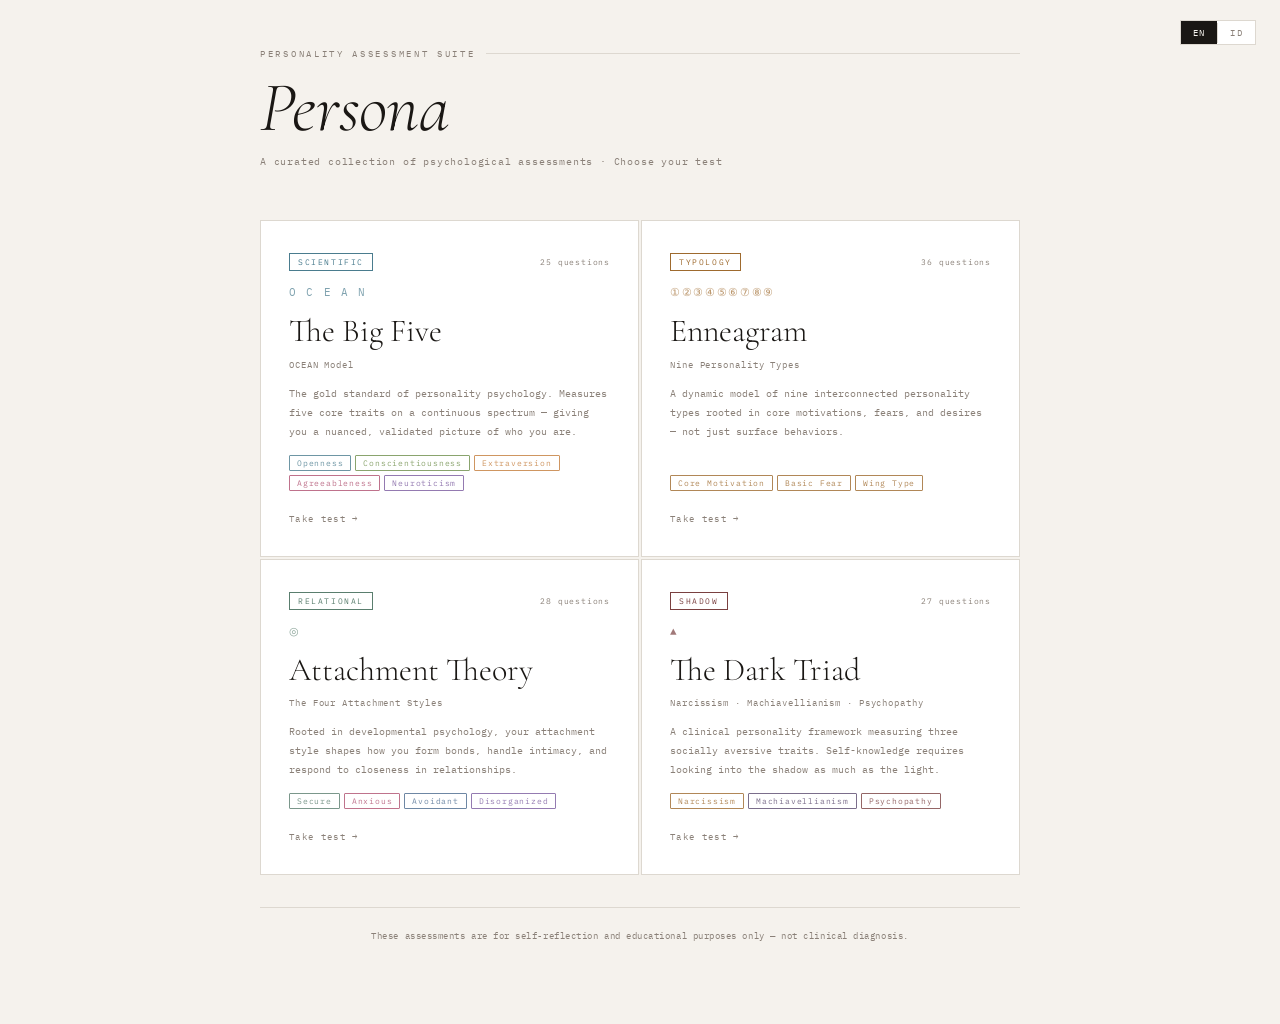
<file: index.html>
<!DOCTYPE html>
<html lang="en">

<head>
  <meta charset="UTF-8">
  <meta name="viewport" content="width=device-width, initial-scale=1.0">
  <title>PersonA - Personality Assessments</title>
  <meta name="description"
    content="A curated collection of scientifically personality assessments. Explore who you are through the Big Five, Enneagram, Attachment Theory, and the Dark Triad.">
  <link
    href="https://fonts.googleapis.com/css2?family=Cormorant+Garamond:ital,wght@0,300;0,400;0,600;1,300;1,400&family=IBM+Plex+Mono:wght@300;400;500&display=swap"
    rel="stylesheet">
  <link rel="stylesheet" href="index.css">
  <link rel="stylesheet" href="lang-switcher.css">
</head>

<body>
  <nav class="lang-switcher">
    <a href="index.html" class="lang-btn active">EN</a>
    <div class="lang-divider"></div>
    <a href="id/index.html" class="lang-btn">ID</a>
  </nav>
  <div class="container">

    <header>
      <div class="eyebrow">Personality Assessment Suite</div>
      <h1><span>Persona</span></h1>
      <p class="subtitle">A curated collection of psychological assessments · Choose your test</p>
    </header>

    <div class="tests-grid">

      <a href="ocean/index.html" class="test-card" id="card-bigfive">
        <div class="test-card-top">
          <div class="test-tag" style="color:var(--accent-1)">Scientific</div>
          <div class="test-questions">25 questions</div>
        </div>
        <div class="test-icon" style="color:var(--accent-1)">O C E A N</div>
        <h2 class="test-title">The Big Five</h2>
        <p class="test-sub">OCEAN Model</p>
        <p class="test-desc">The gold standard of personality psychology. Measures five core traits on a continuous
          spectrum — giving you a nuanced, validated picture of who you are.</p>
        <div class="test-traits">
          <span style="color:var(--c-O)">Openness</span>
          <span style="color:var(--c-C)">Conscientiousness</span>
          <span style="color:var(--c-E)">Extraversion</span>
          <span style="color:var(--c-A)">Agreeableness</span>
          <span style="color:var(--c-N)">Neuroticism</span>
        </div>
        <div class="test-cta">Take test →</div>
      </a>

      <a href="enneagram/index.html" class="test-card" id="card-enneagram">
        <div class="test-card-top">
          <div class="test-tag" style="color:var(--accent-2)">Typology</div>
          <div class="test-questions">36 questions</div>
        </div>
        <div class="test-icon" style="color:var(--accent-2)">①②③④⑤⑥⑦⑧⑨</div>
        <h2 class="test-title">Enneagram</h2>
        <p class="test-sub">Nine Personality Types</p>
        <p class="test-desc">A dynamic model of nine interconnected personality types rooted in core motivations, fears,
          and desires — not just surface behaviors.</p>
        <div class="test-traits">
          <span style="color:var(--accent-2)">Core Motivation</span>
          <span style="color:var(--accent-2)">Basic Fear</span>
          <span style="color:var(--accent-2)">Wing Type</span>
        </div>
        <div class="test-cta">Take test →</div>
      </a>

      <a href="attachment/index.html" class="test-card" id="card-attachment">
        <div class="test-card-top">
          <div class="test-tag" style="color:var(--accent-3)">Relational</div>
          <div class="test-questions">28 questions</div>
        </div>
        <div class="test-icon" style="color:var(--accent-3)">◎</div>
        <h2 class="test-title">Attachment Theory</h2>
        <p class="test-sub">The Four Attachment Styles</p>
        <p class="test-desc">Rooted in developmental psychology, your attachment style shapes how you form bonds, handle
          intimacy, and respond to closeness in relationships.</p>
        <div class="test-traits">
          <span style="color:var(--c-secure)">Secure</span>
          <span style="color:var(--c-anxious)">Anxious</span>
          <span style="color:var(--c-avoidant)">Avoidant</span>
          <span style="color:var(--c-disorganized)">Disorganized</span>
        </div>
        <div class="test-cta">Take test →</div>
      </a>

      <a href="dark-triad/index.html" class="test-card" id="card-darktriad">
        <div class="test-card-top">
          <div class="test-tag" style="color:var(--accent-4)">Shadow</div>
          <div class="test-questions">27 questions</div>
        </div>
        <div class="test-icon" style="color:var(--accent-4)">▲</div>
        <h2 class="test-title">The Dark Triad</h2>
        <p class="test-sub">Narcissism · Machiavellianism · Psychopathy</p>
        <p class="test-desc">A clinical personality framework measuring three socially aversive traits. Self-knowledge
          requires looking into the shadow as much as the light.</p>
        <div class="test-traits">
          <span style="color:var(--c-narc)">Narcissism</span>
          <span style="color:var(--c-mach)">Machiavellianism</span>
          <span style="color:var(--c-psych)">Psychopathy</span>
        </div>
        <div class="test-cta">Take test →</div>
      </a>

    </div>

    <footer>
      <p>These assessments are for self-reflection and educational purposes only — not clinical diagnosis.</p>
    </footer>

  </div>
  <script src="index.js"></script>
</body>

</html>
</file>
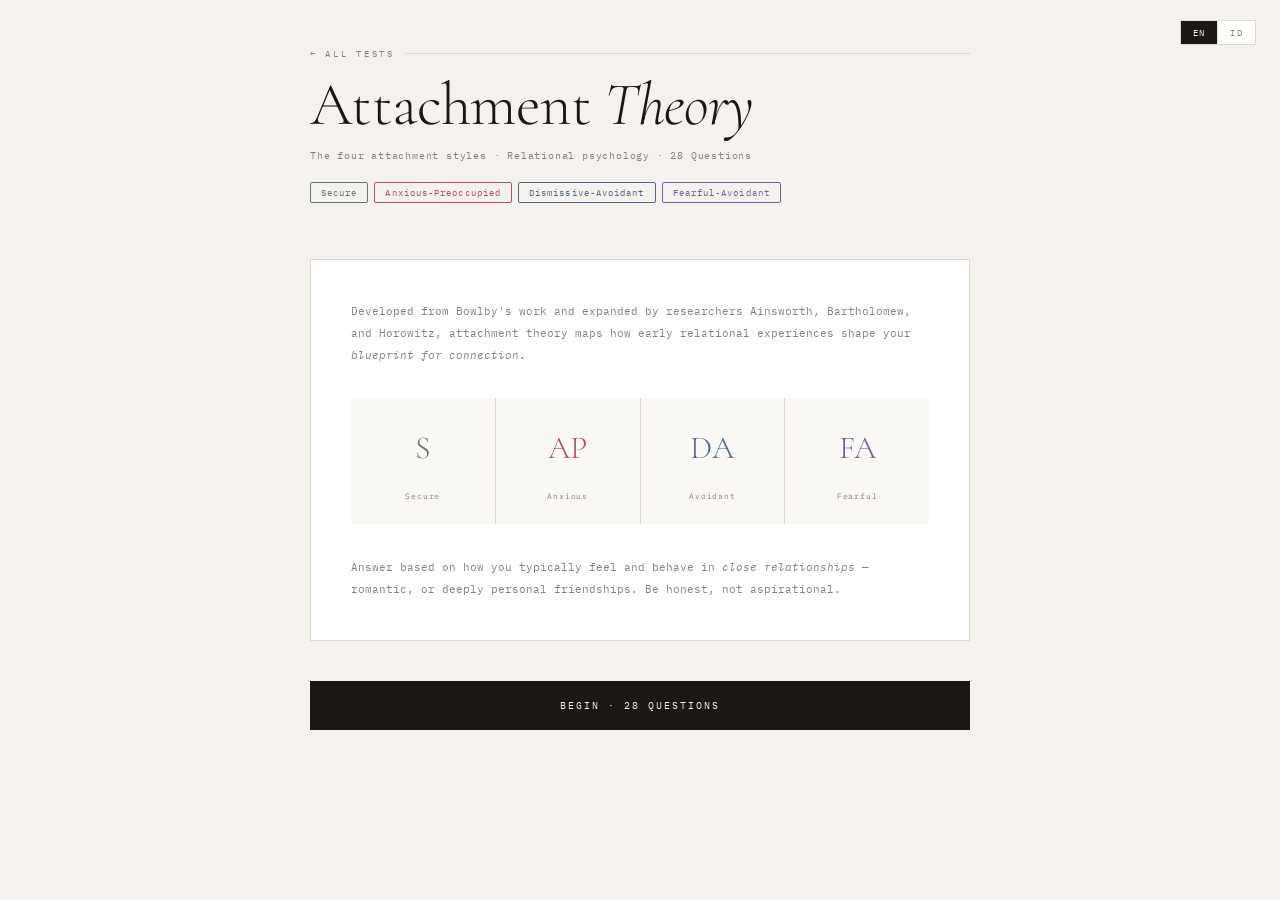
<file: attachment/index.html>
<!DOCTYPE html>
<html lang="en">
<head>
<meta charset="UTF-8">
<meta name="viewport" content="width=device-width, initial-scale=1.0">
<title>Attachment Style Test</title>
<meta name="description" content="Discover your attachment style — how you form bonds, handle intimacy, and respond to closeness in relationships.">
<link href="https://fonts.googleapis.com/css2?family=Cormorant+Garamond:ital,wght@0,300;0,400;0,600;1,300;1,400&family=IBM+Plex+Mono:wght@300;400;500&display=swap" rel="stylesheet">
<link rel="stylesheet" href="../ocean/ocean.css">
<link rel="stylesheet" href="attachment.css">
<link rel="stylesheet" href="../lang-switcher.css">
</head>
<body>
<nav class="lang-switcher">
  <a href="index.html" class="lang-btn active">EN</a>
  <div class="lang-divider"></div>
  <a href="id/index.html" class="lang-btn">ID</a>
</nav>
<div class="container">

  <header>
    <div class="eyebrow"><a href="../index.html" style="color:inherit;text-decoration:none">← All Tests</a></div>
    <h1>Attachment <span>Theory</span></h1>
    <p class="subtitle">The four attachment styles · Relational psychology · 28 Questions</p>
    <div class="ocean-chips">
      <span class="ocean-chip" style="color:var(--secure)">Secure</span>
      <span class="ocean-chip" style="color:var(--anxious)">Anxious-Preoccupied</span>
      <span class="ocean-chip" style="color:var(--avoidant)">Dismissive-Avoidant</span>
      <span class="ocean-chip" style="color:var(--disorganized)">Fearful-Avoidant</span>
    </div>
  </header>

  <div id="start-screen">
    <div class="start-body">
      <p>Developed from Bowlby's work and expanded by researchers Ainsworth, Bartholomew, and Horowitz, attachment theory maps how early relational experiences shape your <em>blueprint for connection</em>.</p>
      <div class="start-grid">
        <div class="start-cell">
          <span class="letter" style="color:var(--secure)">S</span>
          <span class="word">Secure</span>
        </div>
        <div class="start-cell">
          <span class="letter" style="color:var(--anxious)">AP</span>
          <span class="word">Anxious</span>
        </div>
        <div class="start-cell">
          <span class="letter" style="color:var(--avoidant)">DA</span>
          <span class="word">Avoidant</span>
        </div>
        <div class="start-cell">
          <span class="letter" style="color:var(--disorganized)">FA</span>
          <span class="word">Fearful</span>
        </div>
      </div>
      <p>Answer based on how you typically feel and behave in <em>close relationships</em> — romantic, or deeply personal friendships. Be honest, not aspirational.</p>
    </div>
    <button id="start-btn" type="button" class="btn-start">Begin · 28 questions</button>
  </div>

  <div id="quiz">
    <div class="progress-row">
      <span id="q-counter">1 / 28</span>
      <span class="trait-badge" id="trait-badge">STYLE</span>
    </div>
    <div class="progress-track">
      <div class="progress-fill" id="progress-fill" style="width:0%"></div>
    </div>

    <div class="q-card">
      <div class="q-top">
        <span class="q-num" id="q-num">01</span>
        <span class="q-trait-tag" id="q-trait-tag">—</span>
      </div>
      <div class="q-text" id="q-text"></div>
    </div>

    <div class="likert-wrap">
      <div class="likert-labels">
        <span>Not at all like me</span>
        <span>Exactly like me</span>
      </div>
      <div class="likert-btns" id="likert-btns"></div>
    </div>

    <div class="q-nav">
      <button type="button" class="btn-back" id="btn-back">← Back</button>
      <button type="button" class="btn-next" id="btn-next" disabled>Next →</button>
    </div>
  </div>

  <div id="result">
    <div class="result-header" id="res-header">
      <div class="result-eyebrow">Your Attachment Style</div>
      <div class="result-headline" id="res-headline"></div>
      <p class="result-desc" id="res-desc"></p>
    </div>
    <div class="attach-scores" id="attach-scores"></div>
    <div class="result-detail" id="result-detail"></div>
    <button id="restart-btn" type="button" class="btn-restart">↺ Retake test</button>
    <a href="../index.html" class="btn-home">← All Tests</a>
  </div>

</div>
<script src="attachment.js"></script>
</body>
</html>
</file>
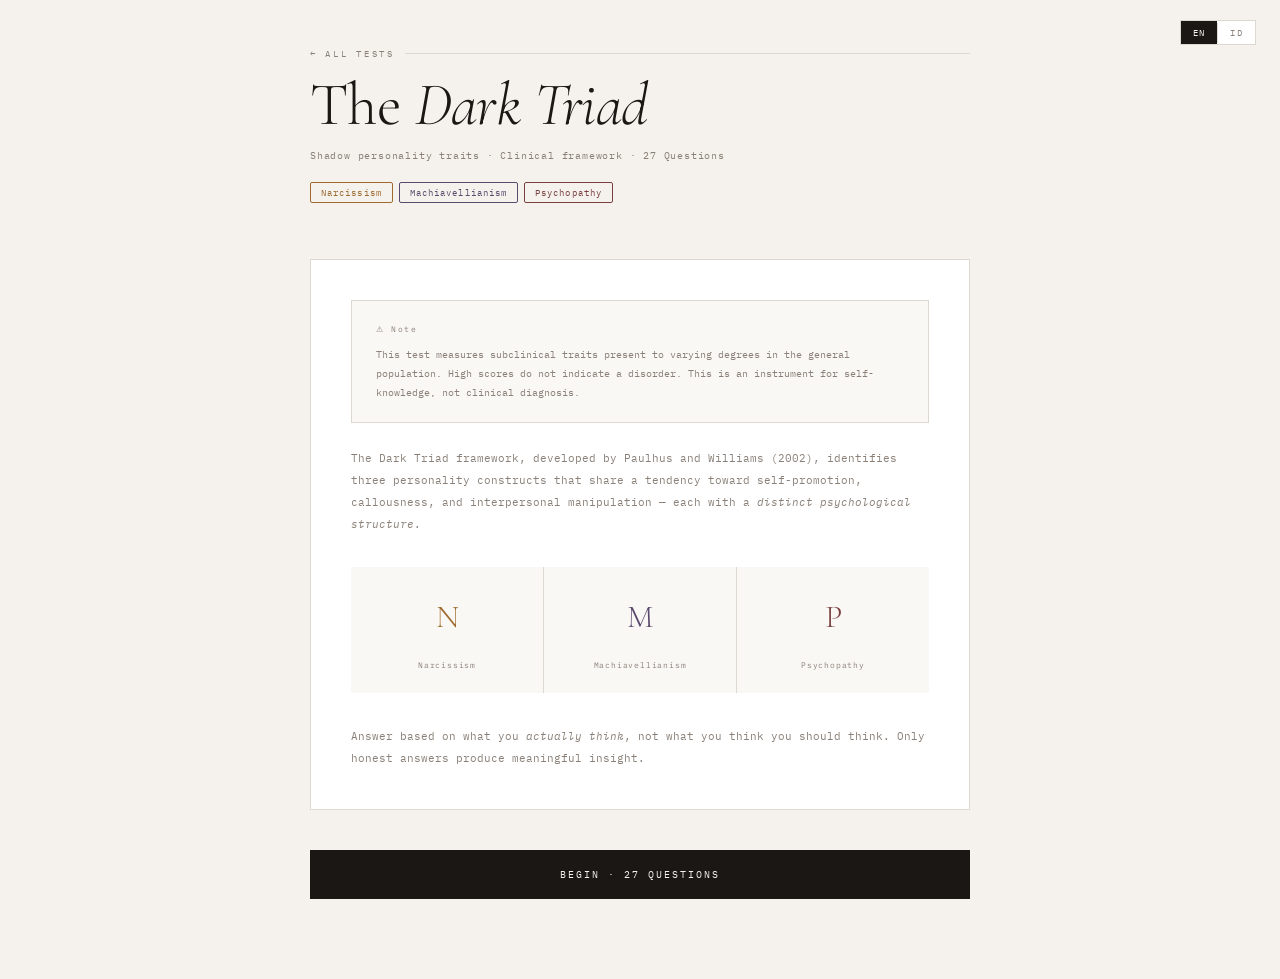
<file: dark-triad/index.html>
<!DOCTYPE html>
<html lang="en">
<head>
<meta charset="UTF-8">
<meta name="viewport" content="width=device-width, initial-scale=1.0">
<title>Dark Triad Personality Test</title>
<meta name="description" content="Measure your Dark Triad traits — Narcissism, Machiavellianism, and Psychopathy — a clinical personality framework for shadow-side self-knowledge.">
<link href="https://fonts.googleapis.com/css2?family=Cormorant+Garamond:ital,wght@0,300;0,400;0,600;1,300;1,400&family=IBM+Plex+Mono:wght@300;400;500&display=swap" rel="stylesheet">
<link rel="stylesheet" href="../ocean/ocean.css">
<link rel="stylesheet" href="dark-triad.css">
<link rel="stylesheet" href="../lang-switcher.css">
</head>
<body>
<nav class="lang-switcher">
  <a href="index.html" class="lang-btn active">EN</a>
  <div class="lang-divider"></div>
  <a href="id/index.html" class="lang-btn">ID</a>
</nav>
<div class="container">

  <header>
    <div class="eyebrow"><a href="../index.html" style="color:inherit;text-decoration:none">← All Tests</a></div>
    <h1>The <span>Dark Triad</span></h1>
    <p class="subtitle">Shadow personality traits · Clinical framework · 27 Questions</p>
    <div class="ocean-chips">
      <span class="ocean-chip" style="color:var(--narc)">Narcissism</span>
      <span class="ocean-chip" style="color:var(--mach)">Machiavellianism</span>
      <span class="ocean-chip" style="color:var(--psych)">Psychopathy</span>
    </div>
  </header>

  <div id="start-screen">
    <div class="start-body">
      <div class="disclaimer-box">
        <div class="disclaimer-label">⚠ Note</div>
        <p>This test measures subclinical traits present to varying degrees in the general population. High scores do not indicate a disorder. This is an instrument for self-knowledge, not clinical diagnosis.</p>
      </div>
      <p style="margin-top:24px">The Dark Triad framework, developed by Paulhus and Williams (2002), identifies three personality constructs that share a tendency toward self-promotion, callousness, and interpersonal manipulation — each with a <em>distinct psychological structure</em>.</p>
      <div class="start-grid" style="grid-template-columns: repeat(3, 1fr);">
        <div class="start-cell">
          <span class="letter" style="color:var(--narc)">N</span>
          <span class="word">Narcissism</span>
        </div>
        <div class="start-cell">
          <span class="letter" style="color:var(--mach)">M</span>
          <span class="word">Machiavellianism</span>
        </div>
        <div class="start-cell">
          <span class="letter" style="color:var(--psych)">P</span>
          <span class="word">Psychopathy</span>
        </div>
      </div>
      <p>Answer based on what you <em>actually think</em>, not what you think you should think. Only honest answers produce meaningful insight.</p>
    </div>
    <button id="start-btn" type="button" class="btn-start">Begin · 27 questions</button>
  </div>

  <div id="quiz">
    <div class="progress-row">
      <span id="q-counter">1 / 27</span>
      <span class="trait-badge" id="trait-badge">TRAIT</span>
    </div>
    <div class="progress-track">
      <div class="progress-fill" id="progress-fill" style="width:0%"></div>
    </div>

    <div class="q-card">
      <div class="q-top">
        <span class="q-num" id="q-num">01</span>
        <span class="q-trait-tag" id="q-trait-tag">—</span>
      </div>
      <div class="q-text" id="q-text"></div>
    </div>

    <div class="likert-wrap">
      <div class="likert-labels">
        <span>Strongly Disagree</span>
        <span>Strongly Agree</span>
      </div>
      <div class="likert-btns" id="likert-btns"></div>
    </div>

    <div class="q-nav">
      <button type="button" class="btn-back" id="btn-back">← Back</button>
      <button type="button" class="btn-next" id="btn-next" disabled>Next →</button>
    </div>
  </div>

  <div id="result">
    <div class="result-header">
      <div class="result-eyebrow">Your Dark Triad Profile</div>
      <div class="result-headline" id="res-headline"></div>
      <p class="result-desc" id="res-desc"></p>
    </div>
    <div class="dark-scores" id="dark-scores"></div>
    <div class="result-detail" id="result-detail"></div>
    <button id="restart-btn" type="button" class="btn-restart">↺ Retake test</button>
    <a href="../index.html" class="btn-home">← All Tests</a>
  </div>

</div>
<script src="dark-triad.js"></script>
</body>
</html>
</file>
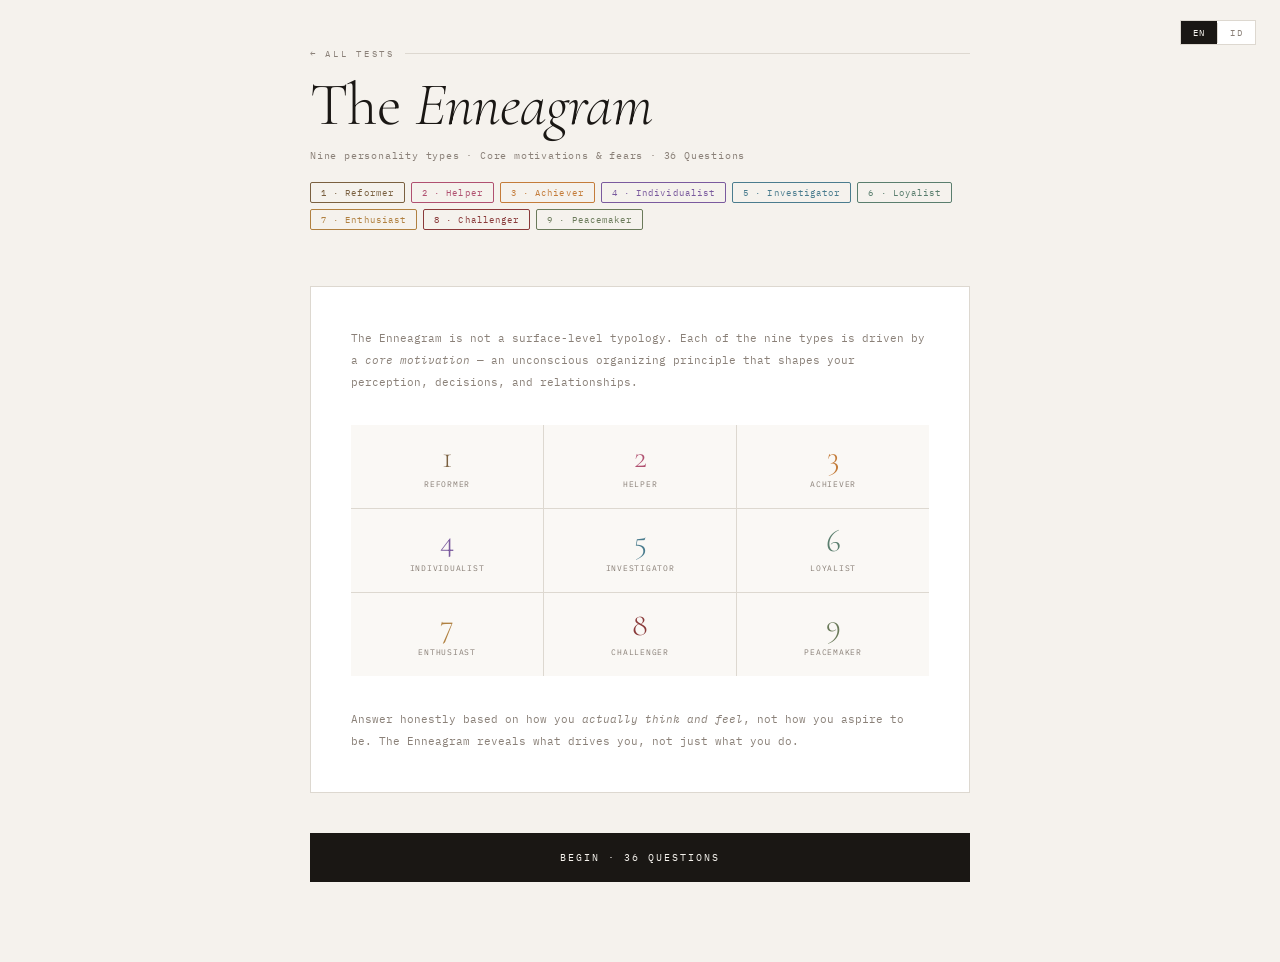
<file: enneagram/index.html>
<!DOCTYPE html>
<html lang="en">
<head>
<meta charset="UTF-8">
<meta name="viewport" content="width=device-width, initial-scale=1.0">
<title>Enneagram Personality Test</title>
<meta name="description" content="Discover your Enneagram type — a dynamic model of nine interconnected personality types rooted in core motivations and fears.">
<link href="https://fonts.googleapis.com/css2?family=Cormorant+Garamond:ital,wght@0,300;0,400;0,600;1,300;1,400&family=IBM+Plex+Mono:wght@300;400;500&display=swap" rel="stylesheet">
<link rel="stylesheet" href="../ocean/ocean.css">
<link rel="stylesheet" href="enneagram.css">
<link rel="stylesheet" href="../lang-switcher.css">
</head>
<body>
<nav class="lang-switcher">
  <a href="index.html" class="lang-btn active">EN</a>
  <div class="lang-divider"></div>
  <a href="id/index.html" class="lang-btn">ID</a>
</nav>
<div class="container">

  <header>
    <div class="eyebrow"><a href="../index.html" style="color:inherit;text-decoration:none">← All Tests</a></div>
    <h1>The <span>Enneagram</span></h1>
    <p class="subtitle">Nine personality types · Core motivations & fears · 36 Questions</p>
    <div class="ocean-chips" id="type-chips"></div>
  </header>

  <div id="start-screen">
    <div class="start-body">
      <p>The Enneagram is not a surface-level typology. Each of the nine types is driven by a <em>core motivation</em> — an unconscious organizing principle that shapes your perception, decisions, and relationships.</p>
      <div class="enneagram-circle" id="enneagram-circle"></div>
      <p>Answer honestly based on how you <em>actually think and feel</em>, not how you aspire to be. The Enneagram reveals what drives you, not just what you do.</p>
    </div>
    <button id="start-btn" type="button" class="btn-start">Begin · 36 questions</button>
  </div>

  <div id="quiz">
    <div class="progress-row">
      <span id="q-counter">1 / 36</span>
      <span class="trait-badge" id="trait-badge">CENTER</span>
    </div>
    <div class="progress-track">
      <div class="progress-fill" id="progress-fill" style="width:0%"></div>
    </div>

    <div class="q-card">
      <div class="q-top">
        <span class="q-num" id="q-num">01</span>
        <span class="q-trait-tag" id="q-trait-tag">—</span>
      </div>
      <div class="q-text" id="q-text"></div>
    </div>

    <div class="likert-wrap">
      <div class="likert-labels">
        <span>Not at all like me</span>
        <span>Exactly like me</span>
      </div>
      <div class="likert-btns" id="likert-btns"></div>
    </div>

    <div class="q-nav">
      <button type="button" class="btn-back" id="btn-back">← Back</button>
      <button type="button" class="btn-next" id="btn-next" disabled>Next →</button>
    </div>
  </div>

  <div id="result">
    <div class="result-header">
      <div class="result-eyebrow">Your Enneagram Profile</div>
      <div class="result-type-badge" id="res-type-badge"></div>
      <div class="result-headline" id="res-headline"></div>
      <p class="result-desc" id="res-desc"></p>
    </div>
    <div class="enneagram-breakdown" id="enneagram-breakdown"></div>
    <div class="result-detail" id="result-detail"></div>
    <button id="restart-btn" type="button" class="btn-restart">↺ Retake test</button>
    <a href="../index.html" class="btn-home">← All Tests</a>
  </div>

</div>
<script src="enneagram.js"></script>
</body>
</html>
</file>
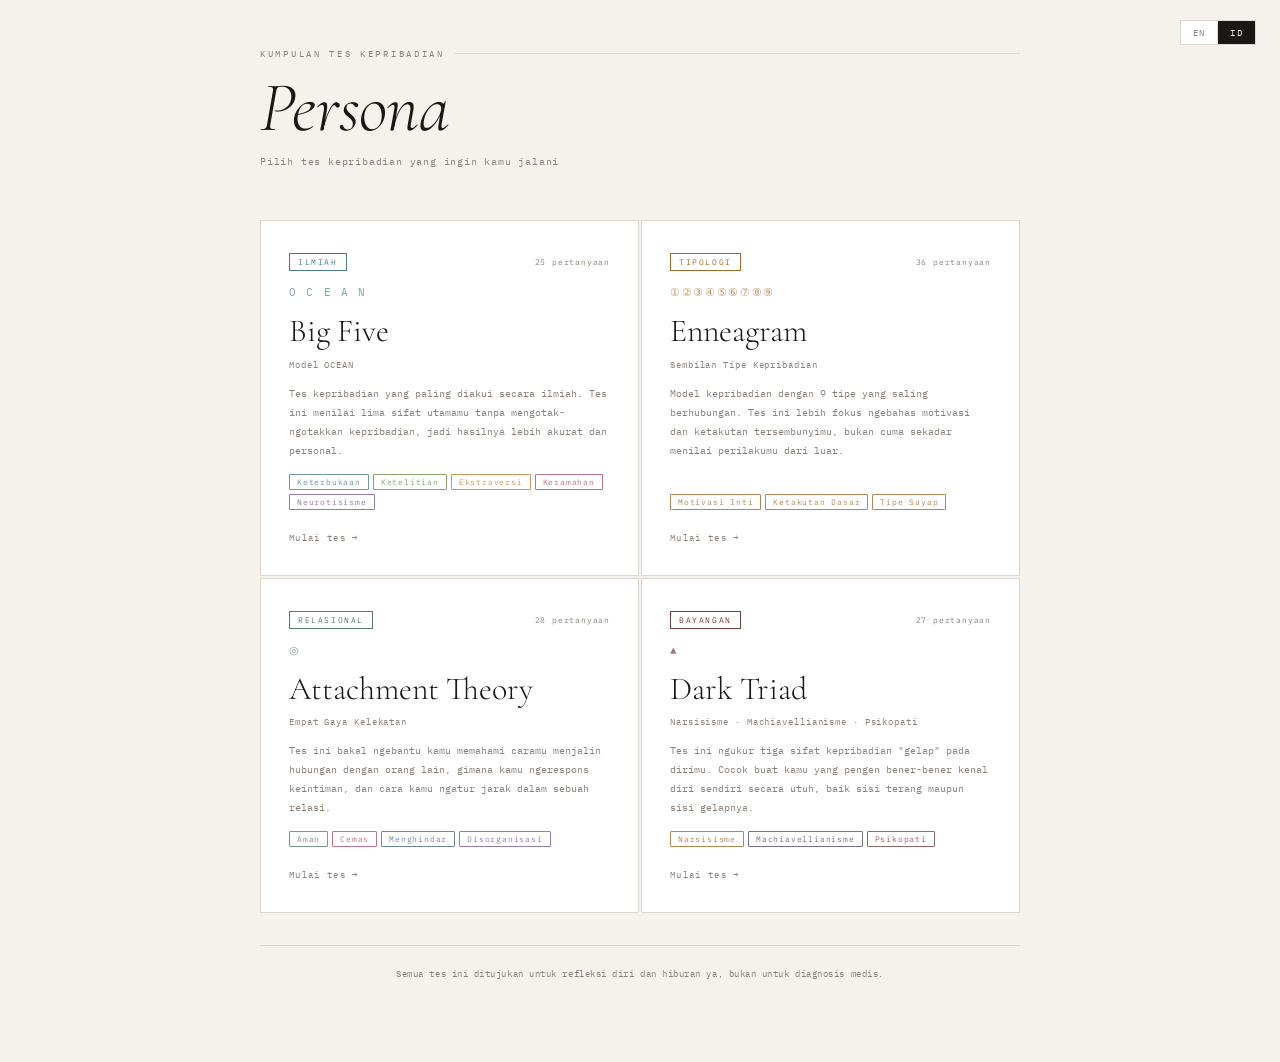
<file: id/index.html>
<!DOCTYPE html>
<html lang="id">
<head>
<meta charset="UTF-8">
<meta name="viewport" content="width=device-width, initial-scale=1.0">
<title>PersonA - Tes Kepribadian</title>
<meta name="description" content="Kumpulan tes kepribadian berbasis psikologi ilmiah. Temukan dirimu melalui Big Five, Enneagram, Teori Kelekatan, dan Dark Triad.">
<link href="https://fonts.googleapis.com/css2?family=Cormorant+Garamond:ital,wght@0,300;0,400;0,600;1,300;1,400&family=IBM+Plex+Mono:wght@300;400;500&display=swap" rel="stylesheet">
<link rel="stylesheet" href="../index.css">
<link rel="stylesheet" href="../lang-switcher.css">
</head>
<body>
<nav class="lang-switcher">
  <a href="../index.html" class="lang-btn">EN</a>
  <div class="lang-divider"></div>
  <a href="index.html" class="lang-btn active">ID</a>
</nav>
<div class="container">

  <header>
    <div class="eyebrow">Kumpulan Tes Kepribadian</div>
    <h1><span>Persona</span></h1>
    <p class="subtitle">Pilih tes kepribadian yang ingin kamu jalani</p>
  </header>

  <div class="tests-grid">

    <a href="../ocean/id/index.html" class="test-card" id="card-bigfive">
      <div class="test-card-top">
        <div class="test-tag" style="color:var(--accent-1)">Ilmiah</div>
        <div class="test-questions">25 pertanyaan</div>
      </div>
      <div class="test-icon" style="color:var(--accent-1)">O C E A N</div>
      <h2 class="test-title">Big Five</h2>
      <p class="test-sub">Model OCEAN</p>
      <p class="test-desc">Tes kepribadian yang paling diakui secara ilmiah. Tes ini menilai lima sifat utamamu tanpa mengotak-ngotakkan kepribadian, jadi hasilnya lebih akurat dan personal.</p>
      <div class="test-traits">
        <span style="color:var(--c-O)">Keterbukaan</span>
        <span style="color:var(--c-C)">Ketelitian</span>
        <span style="color:var(--c-E)">Ekstraversi</span>
        <span style="color:var(--c-A)">Keramahan</span>
        <span style="color:var(--c-N)">Neurotisisme</span>
      </div>
      <div class="test-cta">Mulai tes →</div>
    </a>

    <a href="../enneagram/id/index.html" class="test-card" id="card-enneagram">
      <div class="test-card-top">
        <div class="test-tag" style="color:var(--accent-2)">Tipologi</div>
        <div class="test-questions">36 pertanyaan</div>
      </div>
      <div class="test-icon" style="color:var(--accent-2)">①②③④⑤⑥⑦⑧⑨</div>
      <h2 class="test-title">Enneagram</h2>
      <p class="test-sub">Sembilan Tipe Kepribadian</p>
      <p class="test-desc">Model kepribadian dengan 9 tipe yang saling berhubungan. Tes ini lebih fokus ngebahas motivasi dan ketakutan tersembunyimu, bukan cuma sekadar menilai perilakumu dari luar.</p>
      <div class="test-traits">
        <span style="color:var(--accent-2)">Motivasi Inti</span>
        <span style="color:var(--accent-2)">Ketakutan Dasar</span>
        <span style="color:var(--accent-2)">Tipe Sayap</span>
      </div>
      <div class="test-cta">Mulai tes →</div>
    </a>

    <a href="../attachment/id/index.html" class="test-card" id="card-attachment">
      <div class="test-card-top">
        <div class="test-tag" style="color:var(--accent-3)">Relasional</div>
        <div class="test-questions">28 pertanyaan</div>
      </div>
      <div class="test-icon" style="color:var(--accent-3)">◎</div>
      <h2 class="test-title">Attachment Theory</h2>
      <p class="test-sub">Empat Gaya Kelekatan</p>
      <p class="test-desc">Tes ini bakal ngebantu kamu memahami caramu menjalin hubungan dengan orang lain, gimana kamu ngerespons keintiman, dan cara kamu ngatur jarak dalam sebuah relasi.</p>
      <div class="test-traits">
        <span style="color:var(--c-secure)">Aman</span>
        <span style="color:var(--c-anxious)">Cemas</span>
        <span style="color:var(--c-avoidant)">Menghindar</span>
        <span style="color:var(--c-disorganized)">Disorganisasi</span>
      </div>
      <div class="test-cta">Mulai tes →</div>
    </a>

    <a href="../dark-triad/id/index.html" class="test-card" id="card-darktriad">
      <div class="test-card-top">
        <div class="test-tag" style="color:var(--accent-4)">Bayangan</div>
        <div class="test-questions">27 pertanyaan</div>
      </div>
      <div class="test-icon" style="color:var(--accent-4)">▲</div>
      <h2 class="test-title">Dark Triad</h2>
      <p class="test-sub">Narsisisme · Machiavellianisme · Psikopati</p>
      <p class="test-desc">Tes ini ngukur tiga sifat kepribadian "gelap" pada dirimu. Cocok buat kamu yang pengen bener-bener kenal diri sendiri secara utuh, baik sisi terang maupun sisi gelapnya.</p>
      <div class="test-traits">
        <span style="color:var(--c-narc)">Narsisisme</span>
        <span style="color:var(--c-mach)">Machiavellianisme</span>
        <span style="color:var(--c-psych)">Psikopati</span>
      </div>
      <div class="test-cta">Mulai tes →</div>
    </a>

  </div>

  <footer>
    <p>Semua tes ini ditujukan untuk refleksi diri dan hiburan ya, bukan untuk diagnosis medis.</p>
  </footer>

</div>
<script src="../index.js"></script>
</body>
</html>
</file>
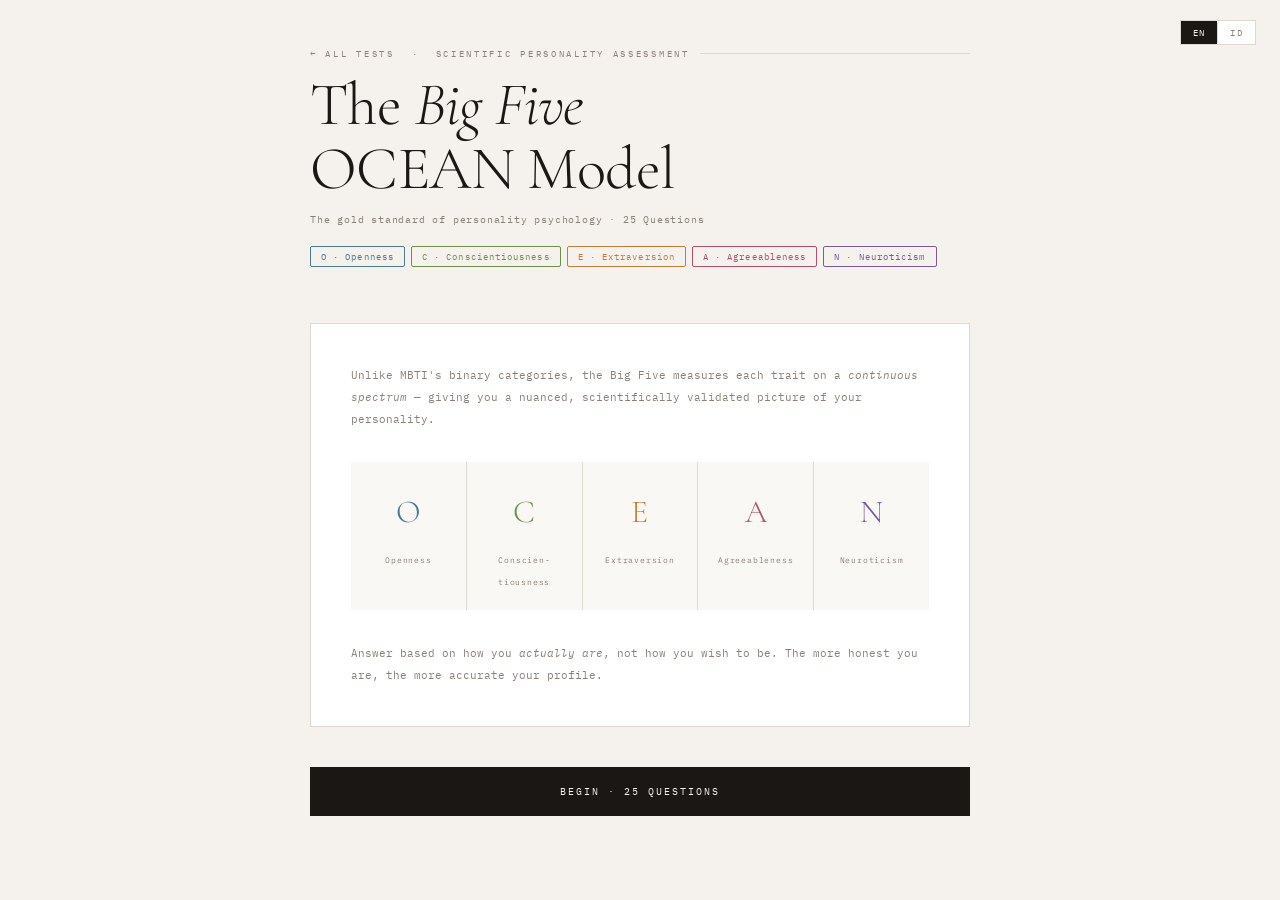
<file: ocean/index.html>
<!DOCTYPE html>
<html lang="en">
<head>
<meta charset="UTF-8">
<meta name="viewport" content="width=device-width, initial-scale=1.0">
<title>Big Five Personality Test</title>
<link href="https://fonts.googleapis.com/css2?family=Cormorant+Garamond:ital,wght@0,300;0,400;0,600;1,300;1,400&family=IBM+Plex+Mono:wght@300;400;500&display=swap" rel="stylesheet">
<link rel="stylesheet" href="ocean.css">
<link rel="stylesheet" href="../lang-switcher.css">
</head>
<body>
<nav class="lang-switcher">
  <a href="index.html" class="lang-btn active">EN</a>
  <div class="lang-divider"></div>
  <a href="id/index.html" class="lang-btn">ID</a>
</nav>
<div class="container">

<header>
  <div class="eyebrow"><a href="../index.html" style="color:inherit;text-decoration:none">← All Tests</a> &nbsp;·&nbsp; Scientific Personality Assessment</div>
  <h1>The <span>Big Five</span><br>OCEAN Model</h1>
  <p class="subtitle">The gold standard of personality psychology · 25 Questions</p>
  <div class="ocean-chips">
    <span class="ocean-chip" style="color:var(--O)">O · Openness</span>
    <span class="ocean-chip" style="color:var(--C)">C · Conscientiousness</span>
    <span class="ocean-chip" style="color:var(--E)">E · Extraversion</span>
    <span class="ocean-chip" style="color:var(--A)">A · Agreeableness</span>
    <span class="ocean-chip" style="color:var(--N)">N · Neuroticism</span>
  </div>
</header>

<div id="start-screen">
  <div class="start-body">
    <p>Unlike MBTI's binary categories, the Big Five measures each trait on a <em>continuous spectrum</em> — giving you a nuanced, scientifically validated picture of your personality.</p>
    <div class="start-grid">
      <div class="start-cell"><span class="letter" style="color:var(--O)">O</span><span class="word">Openness</span></div>
      <div class="start-cell"><span class="letter" style="color:var(--C)">C</span><span class="word">Conscien­tiousness</span></div>
      <div class="start-cell"><span class="letter" style="color:var(--E)">E</span><span class="word">Extraversion</span></div>
      <div class="start-cell"><span class="letter" style="color:var(--A)">A</span><span class="word">Agreeable­ness</span></div>
      <div class="start-cell"><span class="letter" style="color:var(--N)">N</span><span class="word">Neuroticism</span></div>
    </div>
    <p>Answer based on how you <em>actually are</em>, not how you wish to be. The more honest you are, the more accurate your profile.</p>
  </div>
  <button id="start-btn" type="button" class="btn-start">Begin · 25 questions</button>
</div>

<div id="quiz">
  <div class="progress-row">
    <span id="q-counter">1 / 25</span>
    <span class="trait-badge" id="trait-badge" style="color:var(--O)">OPENNESS</span>
  </div>
  <div class="progress-track">
    <div class="progress-fill" id="progress-fill" style="width:0%"></div>
  </div>

  <div class="q-card">
    <div class="q-top">
      <span class="q-num" id="q-num">01</span>
      <span class="q-trait-tag" id="q-trait-tag" style="color:var(--O)">O</span>
    </div>
    <div class="q-text" id="q-text"></div>
  </div>

  <div class="likert-wrap">
    <div class="likert-labels">
      <span>Strongly Disagree</span>
      <span>Strongly Agree</span>
    </div>
    <div class="likert-btns" id="likert-btns"></div>
  </div>

  <div class="q-nav">
    <button type="button" class="btn-back" id="btn-back">← Back</button>
    <button type="button" class="btn-next" id="btn-next" disabled>Next →</button>
  </div>
</div>

<div id="result">
  <div class="result-header">
    <div class="result-eyebrow">Your Big Five Profile</div>
    <div class="result-headline" id="res-headline"></div>
    <p class="result-desc" id="res-desc"></p>
  </div>
  <div class="trait-cards" id="trait-cards"></div>
  <button id="restart-btn" type="button" class="btn-restart">↺ Retake test</button>
  <a href="../index.html" class="btn-restart" style="display:block;text-align:center;text-decoration:none;margin-top:2px;">← All Tests</a>
</div>
</div>
<script src="ocean.js"></script>
</body>
</html>
</file>
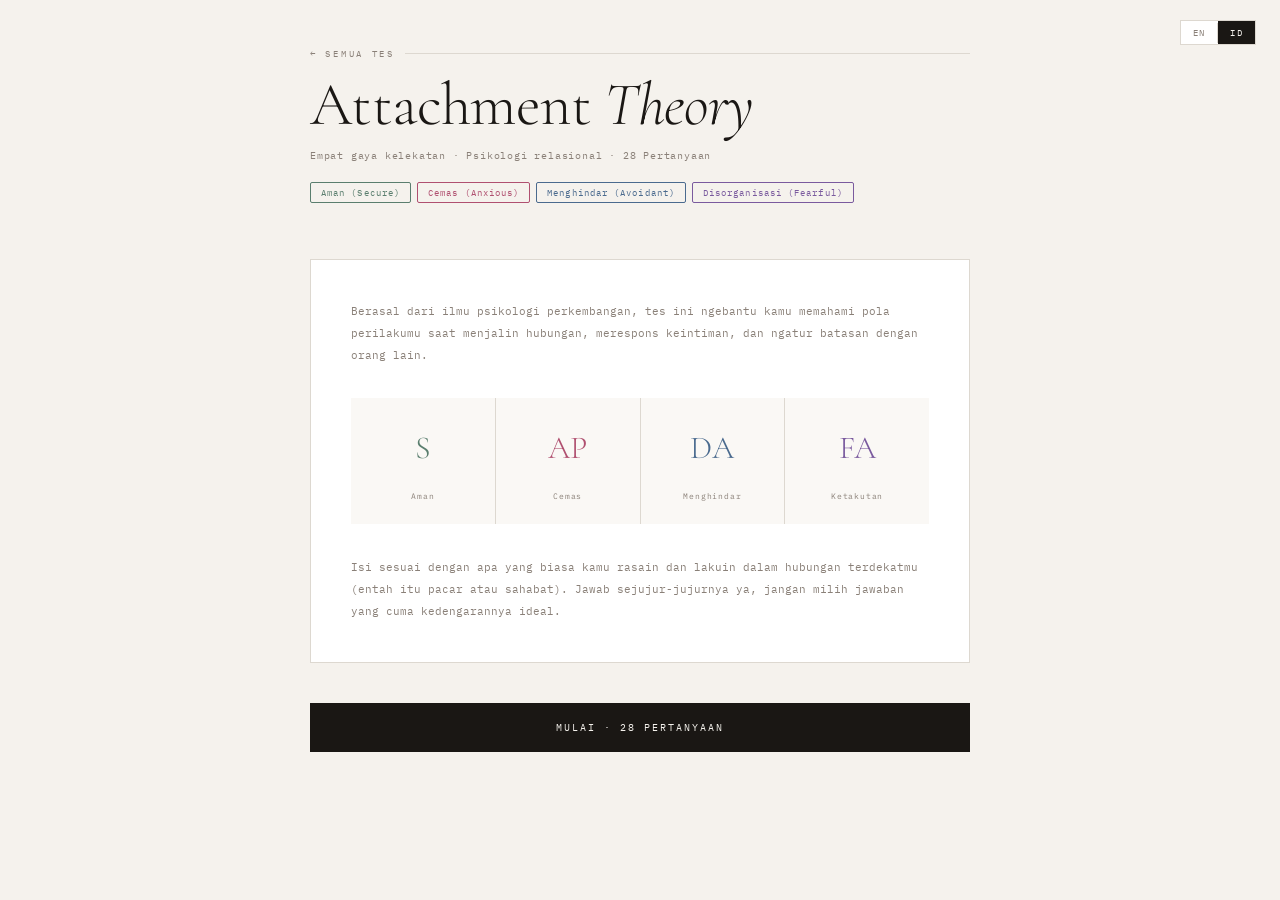
<file: attachment/id/index.html>
<!DOCTYPE html>
<html lang="id">
<head>
<meta charset="UTF-8">
<meta name="viewport" content="width=device-width, initial-scale=1.0">
<title>Tes Gaya Kelekatan</title>
<meta name="description" content="Temukan gaya kelekatanmu — bagaimana kamu menjalin ikatan, mengelola kedekatan, dan merespons keintiman dalam hubungan.">
<link href="https://fonts.googleapis.com/css2?family=Cormorant+Garamond:ital,wght@0,300;0,400;0,600;1,300;1,400&family=IBM+Plex+Mono:wght@300;400;500&display=swap" rel="stylesheet">
<link rel="stylesheet" href="../../ocean/ocean.css">
<link rel="stylesheet" href="../attachment.css">
<link rel="stylesheet" href="../../lang-switcher.css">
</head>
<body>
<nav class="lang-switcher">
  <a href="../index.html" class="lang-btn">EN</a>
  <div class="lang-divider"></div>
  <a href="index.html" class="lang-btn active">ID</a>
</nav>
<div class="container">

  <header>
    <div class="eyebrow"><a href="../../id/index.html" style="color:inherit;text-decoration:none">← Semua Tes</a></div>
    <h1>Attachment <span>Theory</span></h1>
    <p class="subtitle">Empat gaya kelekatan · Psikologi relasional · 28 Pertanyaan</p>
    <div class="ocean-chips">
      <span class="ocean-chip" style="color:var(--secure)">Aman (Secure)</span>
      <span class="ocean-chip" style="color:var(--anxious)">Cemas (Anxious)</span>
      <span class="ocean-chip" style="color:var(--avoidant)">Menghindar (Avoidant)</span>
      <span class="ocean-chip" style="color:var(--disorganized)">Disorganisasi (Fearful)</span>
    </div>
  </header>

  <div id="start-screen">
    <div class="start-body">
      <p>Berasal dari ilmu psikologi perkembangan, tes ini ngebantu kamu memahami pola perilakumu saat menjalin hubungan, merespons keintiman, dan ngatur batasan dengan orang lain.</p>
      <div class="start-grid">
        <div class="start-cell">
          <span class="letter" style="color:var(--secure)">S</span>
          <span class="word">Aman</span>
        </div>
        <div class="start-cell">
          <span class="letter" style="color:var(--anxious)">AP</span>
          <span class="word">Cemas</span>
        </div>
        <div class="start-cell">
          <span class="letter" style="color:var(--avoidant)">DA</span>
          <span class="word">Menghindar</span>
        </div>
        <div class="start-cell">
          <span class="letter" style="color:var(--disorganized)">FA</span>
          <span class="word">Ketakutan</span>
        </div>
      </div>
      <p>Isi sesuai dengan apa yang biasa kamu rasain dan lakuin dalam hubungan terdekatmu (entah itu pacar atau sahabat). Jawab sejujur-jujurnya ya, jangan milih jawaban yang cuma kedengarannya ideal.</p>
    </div>
    <button id="start-btn" type="button" class="btn-start">Mulai · 28 pertanyaan</button>
  </div>

  <div id="quiz">
    <div class="progress-row">
      <span id="q-counter">1 / 28</span>
      <span class="trait-badge" id="trait-badge">GAYA</span>
    </div>
    <div class="progress-track">
      <div class="progress-fill" id="progress-fill" style="width:0%"></div>
    </div>

    <div class="q-card">
      <div class="q-top">
        <span class="q-num" id="q-num">01</span>
        <span class="q-trait-tag" id="q-trait-tag">—</span>
      </div>
      <div class="q-text" id="q-text"></div>
    </div>

    <div class="likert-wrap">
      <div class="likert-labels">
        <span>Sama sekali tidak seperti saya</span>
        <span>Persis seperti saya</span>
      </div>
      <div class="likert-btns" id="likert-btns"></div>
    </div>

    <div class="q-nav">
      <button type="button" class="btn-back" id="btn-back">← Kembali</button>
      <button type="button" class="btn-next" id="btn-next" disabled>Lanjut →</button>
    </div>
  </div>

  <div id="result">
    <div class="result-header" id="res-header">
      <div class="result-eyebrow">Gaya Kelekatanmu</div>
      <div class="result-headline" id="res-headline"></div>
      <p class="result-desc" id="res-desc"></p>
    </div>
    <div class="attach-scores" id="attach-scores"></div>
    <div class="result-detail" id="result-detail"></div>
    <button id="restart-btn" type="button" class="btn-restart">↺ Ulangi tes</button>
    <a href="../../id/index.html" class="btn-home">← Semua Tes</a>
  </div>

</div>
<script src="../attachment-id.js"></script>
</body>
</html>
</file>
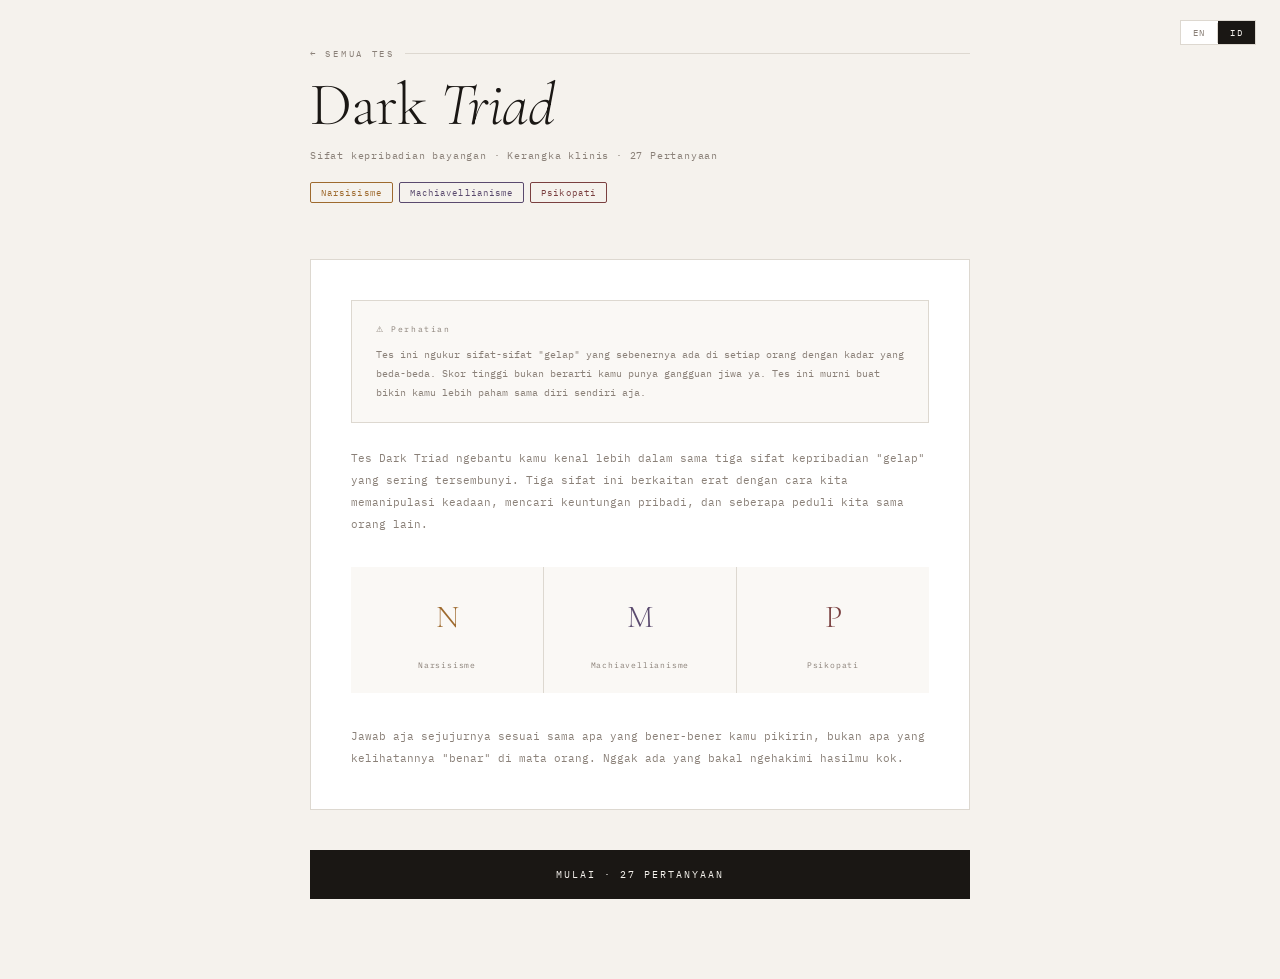
<file: dark-triad/id/index.html>
<!DOCTYPE html>
<html lang="id">
<head>
<meta charset="UTF-8">
<meta name="viewport" content="width=device-width, initial-scale=1.0">
<title>Tes Kepribadian Triad Gelap</title>
<meta name="description" content="Ukur sifat Triad Gelap-mu — Narsisisme, Machiavellianisme, dan Psikopati — kerangka klinis untuk mengenal sisi bayangan dirimu.">
<link href="https://fonts.googleapis.com/css2?family=Cormorant+Garamond:ital,wght@0,300;0,400;0,600;1,300;1,400&family=IBM+Plex+Mono:wght@300;400;500&display=swap" rel="stylesheet">
<link rel="stylesheet" href="../../ocean/ocean.css">
<link rel="stylesheet" href="../dark-triad.css">
<link rel="stylesheet" href="../../lang-switcher.css">
</head>
<body>
<nav class="lang-switcher">
  <a href="../index.html" class="lang-btn">EN</a>
  <div class="lang-divider"></div>
  <a href="index.html" class="lang-btn active">ID</a>
</nav>
<div class="container">

  <header>
    <div class="eyebrow"><a href="../../id/index.html" style="color:inherit;text-decoration:none">← Semua Tes</a></div>
    <h1>Dark <span>Triad</span></h1>
    <p class="subtitle">Sifat kepribadian bayangan · Kerangka klinis · 27 Pertanyaan</p>
    <div class="ocean-chips">
      <span class="ocean-chip" style="color:var(--narc)">Narsisisme</span>
      <span class="ocean-chip" style="color:var(--mach)">Machiavellianisme</span>
      <span class="ocean-chip" style="color:var(--psych)">Psikopati</span>
    </div>
  </header>

  <div id="start-screen">
    <div class="start-body">
      <div class="disclaimer-box">
        <div class="disclaimer-label">⚠ Perhatian</div>
        <p>Tes ini ngukur sifat-sifat "gelap" yang sebenernya ada di setiap orang dengan kadar yang beda-beda. Skor tinggi bukan berarti kamu punya gangguan jiwa ya. Tes ini murni buat bikin kamu lebih paham sama diri sendiri aja.</p>
      </div>
      <p style="margin-top:24px">Tes Dark Triad ngebantu kamu kenal lebih dalam sama tiga sifat kepribadian "gelap" yang sering tersembunyi. Tiga sifat ini berkaitan erat dengan cara kita memanipulasi keadaan, mencari keuntungan pribadi, dan seberapa peduli kita sama orang lain.</p>
      <div class="start-grid" style="grid-template-columns: repeat(3, 1fr);">
        <div class="start-cell">
          <span class="letter" style="color:var(--narc)">N</span>
          <span class="word">Narsisisme</span>
        </div>
        <div class="start-cell">
          <span class="letter" style="color:var(--mach)">M</span>
          <span class="word">Machiavellianisme</span>
        </div>
        <div class="start-cell">
          <span class="letter" style="color:var(--psych)">P</span>
          <span class="word">Psikopati</span>
        </div>
      </div>
      <p>Jawab aja sejujurnya sesuai sama apa yang bener-bener kamu pikirin, bukan apa yang kelihatannya "benar" di mata orang. Nggak ada yang bakal ngehakimi hasilmu kok.</p>
    </div>
    <button id="start-btn" type="button" class="btn-start">Mulai · 27 pertanyaan</button>
  </div>

  <div id="quiz">
    <div class="progress-row">
      <span id="q-counter">1 / 27</span>
      <span class="trait-badge" id="trait-badge">SIFAT</span>
    </div>
    <div class="progress-track">
      <div class="progress-fill" id="progress-fill" style="width:0%"></div>
    </div>

    <div class="q-card">
      <div class="q-top">
        <span class="q-num" id="q-num">01</span>
        <span class="q-trait-tag" id="q-trait-tag">—</span>
      </div>
      <div class="q-text" id="q-text"></div>
    </div>

    <div class="likert-wrap">
      <div class="likert-labels">
        <span>Sangat Tidak Setuju</span>
        <span>Sangat Setuju</span>
      </div>
      <div class="likert-btns" id="likert-btns"></div>
    </div>

    <div class="q-nav">
      <button type="button" class="btn-back" id="btn-back">← Kembali</button>
      <button type="button" class="btn-next" id="btn-next" disabled>Lanjut →</button>
    </div>
  </div>

  <div id="result">
    <div class="result-header">
      <div class="result-eyebrow">Profil Triad Gelap-mu</div>
      <div class="result-headline" id="res-headline"></div>
      <p class="result-desc" id="res-desc"></p>
    </div>
    <div class="dark-scores" id="dark-scores"></div>
    <div class="result-detail" id="result-detail"></div>
    <button id="restart-btn" type="button" class="btn-restart">↺ Ulangi tes</button>
    <a href="../../id/index.html" class="btn-home">← Semua Tes</a>
  </div>

</div>
<script src="../dark-triad-id.js"></script>
</body>
</html>
</file>
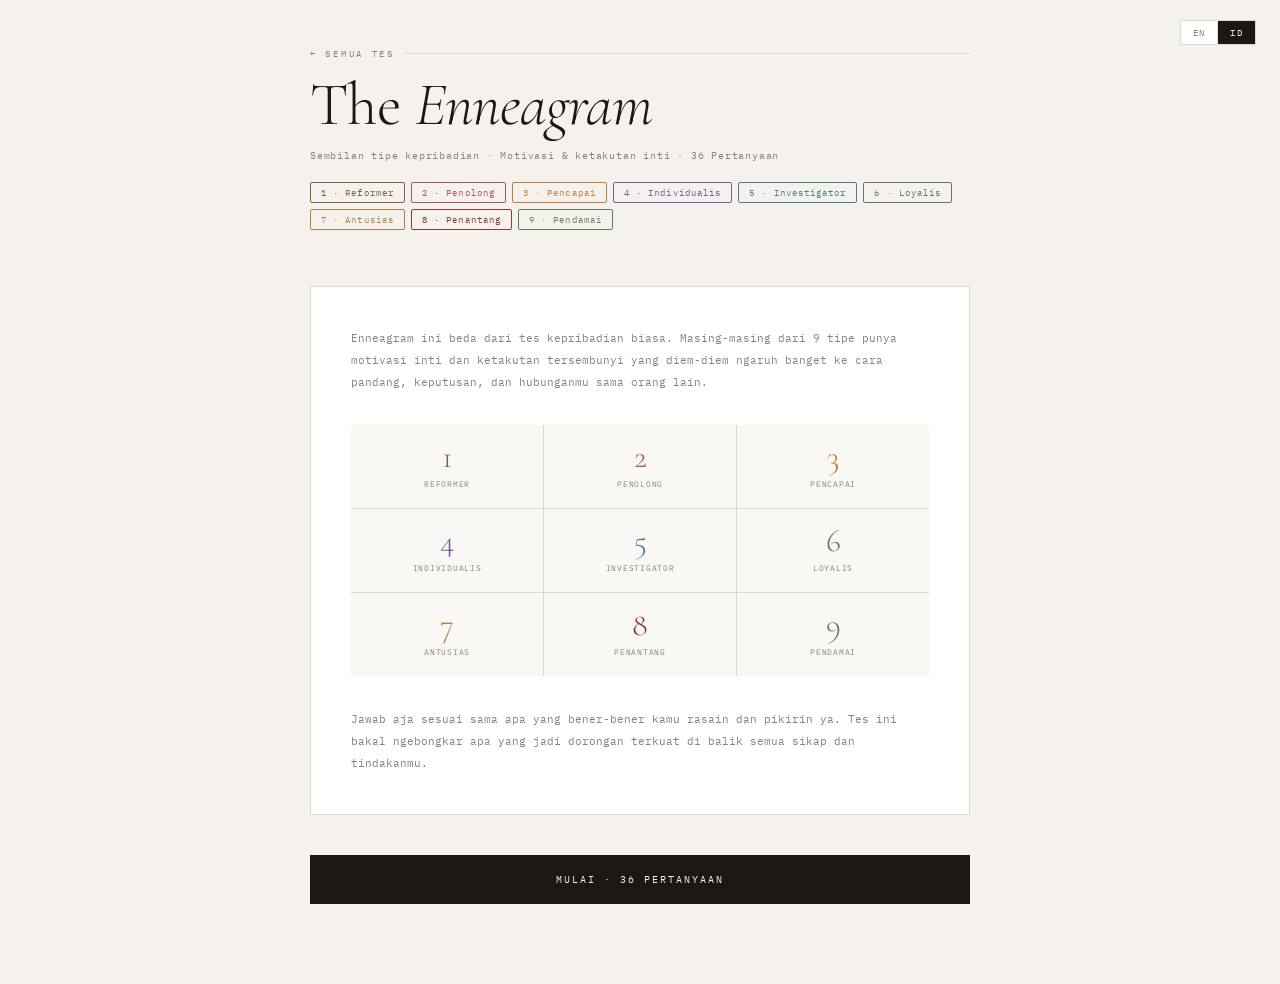
<file: enneagram/id/index.html>
<!DOCTYPE html>
<html lang="id">
<head>
<meta charset="UTF-8">
<meta name="viewport" content="width=device-width, initial-scale=1.0">
<title>Tes Enneagram</title>
<meta name="description" content="Temukan tipe Enneagrammu — model dinamis sembilan tipe kepribadian yang berakar pada motivasi dan ketakutan inti.">
<link href="https://fonts.googleapis.com/css2?family=Cormorant+Garamond:ital,wght@0,300;0,400;0,600;1,300;1,400&family=IBM+Plex+Mono:wght@300;400;500&display=swap" rel="stylesheet">
<link rel="stylesheet" href="../../ocean/ocean.css">
<link rel="stylesheet" href="../enneagram.css">
<link rel="stylesheet" href="../../lang-switcher.css">
</head>
<body>
<nav class="lang-switcher">
  <a href="../index.html" class="lang-btn">EN</a>
  <div class="lang-divider"></div>
  <a href="index.html" class="lang-btn active">ID</a>
</nav>
<div class="container">

  <header>
    <div class="eyebrow"><a href="../../id/index.html" style="color:inherit;text-decoration:none">← Semua Tes</a></div>
    <h1>The <span>Enneagram</span></h1>
    <p class="subtitle">Sembilan tipe kepribadian · Motivasi & ketakutan inti · 36 Pertanyaan</p>
    <div class="ocean-chips" id="type-chips"></div>
  </header>

  <div id="start-screen">
    <div class="start-body">
      <p>Enneagram ini beda dari tes kepribadian biasa. Masing-masing dari 9 tipe punya motivasi inti dan ketakutan tersembunyi yang diem-diem ngaruh banget ke cara pandang, keputusan, dan hubunganmu sama orang lain.</p>
      <div class="enneagram-circle" id="enneagram-circle"></div>
      <p>Jawab aja sesuai sama apa yang bener-bener kamu rasain dan pikirin ya. Tes ini bakal ngebongkar apa yang jadi dorongan terkuat di balik semua sikap dan tindakanmu.</p>
    </div>
    <button id="start-btn" type="button" class="btn-start">Mulai · 36 pertanyaan</button>
  </div>

  <div id="quiz">
    <div class="progress-row">
      <span id="q-counter">1 / 36</span>
      <span class="trait-badge" id="trait-badge">TIPE</span>
    </div>
    <div class="progress-track">
      <div class="progress-fill" id="progress-fill" style="width:0%"></div>
    </div>

    <div class="q-card">
      <div class="q-top">
        <span class="q-num" id="q-num">01</span>
        <span class="q-trait-tag" id="q-trait-tag">—</span>
      </div>
      <div class="q-text" id="q-text"></div>
    </div>

    <div class="likert-wrap">
      <div class="likert-labels">
        <span>Sama sekali tidak seperti saya</span>
        <span>Persis seperti saya</span>
      </div>
      <div class="likert-btns" id="likert-btns"></div>
    </div>

    <div class="q-nav">
      <button type="button" class="btn-back" id="btn-back">← Kembali</button>
      <button type="button" class="btn-next" id="btn-next" disabled>Lanjut →</button>
    </div>
  </div>

  <div id="result">
    <div class="result-header">
      <div class="result-eyebrow">Profil Enneagrammu</div>
      <div class="result-type-badge" id="res-type-badge"></div>
      <div class="result-headline" id="res-headline"></div>
      <p class="result-desc" id="res-desc"></p>
    </div>
    <div class="enneagram-breakdown" id="enneagram-breakdown"></div>
    <div class="result-detail" id="result-detail"></div>
    <button id="restart-btn" type="button" class="btn-restart">↺ Ulangi tes</button>
    <a href="../../id/index.html" class="btn-home">← Semua Tes</a>
  </div>

</div>
<script src="../enneagram-id.js"></script>
</body>
</html>
</file>
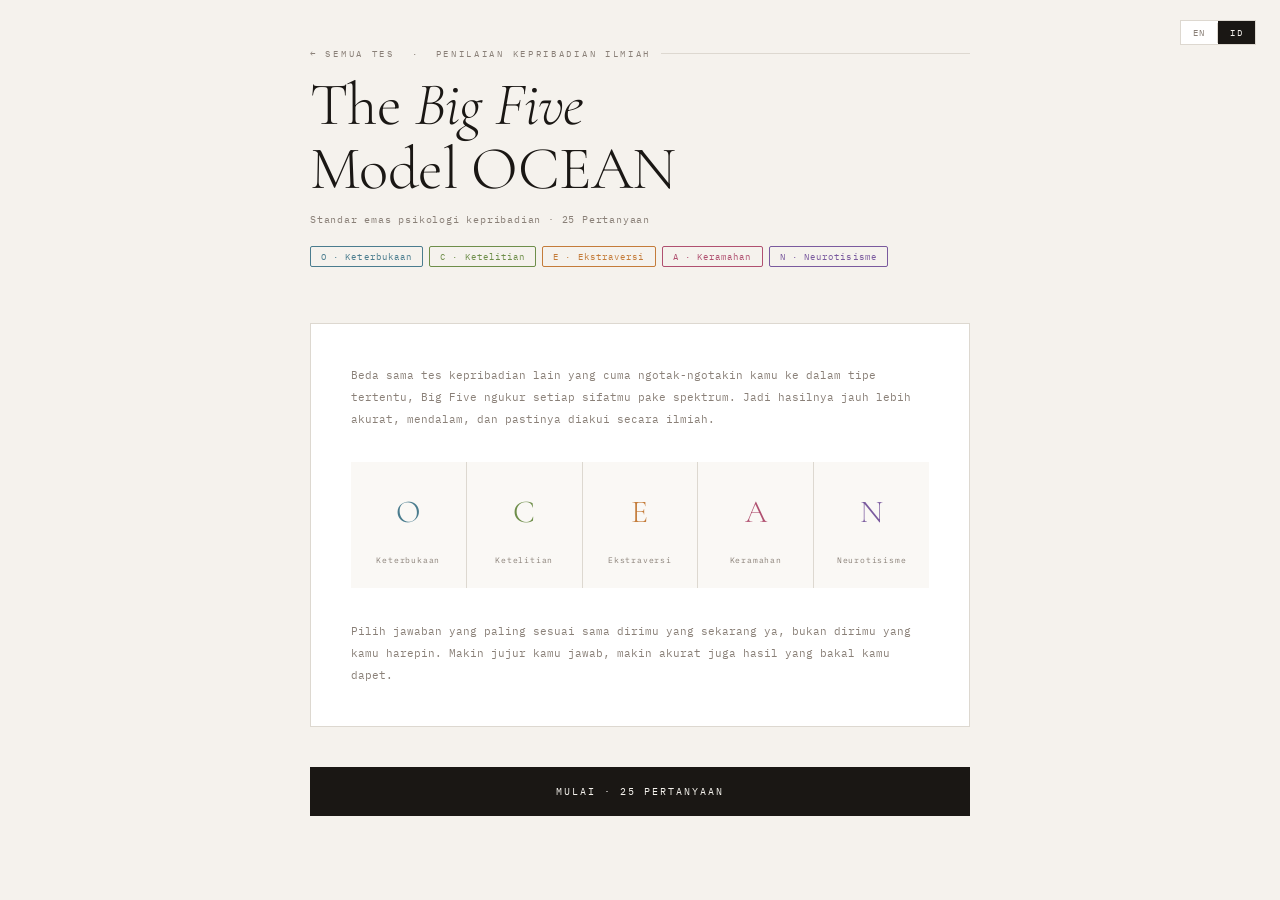
<file: ocean/id/index.html>
<!DOCTYPE html>
<html lang="id">
<head>
<meta charset="UTF-8">
<meta name="viewport" content="width=device-width, initial-scale=1.0">
<title>Tes Kepribadian Big Five</title>
<meta name="description" content="Ukur lima dimensi kepribadianmu dengan model OCEAN — standar emas psikologi kepribadian.">
<link href="https://fonts.googleapis.com/css2?family=Cormorant+Garamond:ital,wght@0,300;0,400;0,600;1,300;1,400&family=IBM+Plex+Mono:wght@300;400;500&display=swap" rel="stylesheet">
<link rel="stylesheet" href="../ocean.css">
<link rel="stylesheet" href="../../lang-switcher.css">
</head>
<body>
<nav class="lang-switcher">
  <a href="../index.html" class="lang-btn">EN</a>
  <div class="lang-divider"></div>
  <a href="index.html" class="lang-btn active">ID</a>
</nav>
<div class="container">

<header>
  <div class="eyebrow"><a href="../../id/index.html" style="color:inherit;text-decoration:none">← Semua Tes</a> &nbsp;·&nbsp; Penilaian Kepribadian Ilmiah</div>
  <h1>The <span>Big Five</span><br>Model OCEAN</h1>
  <p class="subtitle">Standar emas psikologi kepribadian · 25 Pertanyaan</p>
  <div class="ocean-chips">
    <span class="ocean-chip" style="color:var(--O)">O · Keterbukaan</span>
    <span class="ocean-chip" style="color:var(--C)">C · Ketelitian</span>
    <span class="ocean-chip" style="color:var(--E)">E · Ekstraversi</span>
    <span class="ocean-chip" style="color:var(--A)">A · Keramahan</span>
    <span class="ocean-chip" style="color:var(--N)">N · Neurotisisme</span>
  </div>
</header>

<div id="start-screen">
  <div class="start-body">
    <p>Beda sama tes kepribadian lain yang cuma ngotak-ngotakin kamu ke dalam tipe tertentu, Big Five ngukur setiap sifatmu pake spektrum. Jadi hasilnya jauh lebih akurat, mendalam, dan pastinya diakui secara ilmiah.</p>
    <div class="start-grid">
      <div class="start-cell"><span class="letter" style="color:var(--O)">O</span><span class="word">Keterbukaan</span></div>
      <div class="start-cell"><span class="letter" style="color:var(--C)">C</span><span class="word">Ketelitian</span></div>
      <div class="start-cell"><span class="letter" style="color:var(--E)">E</span><span class="word">Ekstraversi</span></div>
      <div class="start-cell"><span class="letter" style="color:var(--A)">A</span><span class="word">Keramahan</span></div>
      <div class="start-cell"><span class="letter" style="color:var(--N)">N</span><span class="word">Neurotisisme</span></div>
    </div>
    <p>Pilih jawaban yang paling sesuai sama dirimu yang sekarang ya, bukan dirimu yang kamu harepin. Makin jujur kamu jawab, makin akurat juga hasil yang bakal kamu dapet.</p>
  </div>
  <button id="start-btn" type="button" class="btn-start">Mulai · 25 pertanyaan</button>
</div>

<div id="quiz">
  <div class="progress-row">
    <span id="q-counter">1 / 25</span>
    <span class="trait-badge" id="trait-badge" style="color:var(--O)">KETERBUKAAN</span>
  </div>
  <div class="progress-track">
    <div class="progress-fill" id="progress-fill" style="width:0%"></div>
  </div>

  <div class="q-card">
    <div class="q-top">
      <span class="q-num" id="q-num">01</span>
      <span class="q-trait-tag" id="q-trait-tag" style="color:var(--O)">O</span>
    </div>
    <div class="q-text" id="q-text"></div>
  </div>

  <div class="likert-wrap">
    <div class="likert-labels">
      <span>Sangat Tidak Setuju</span>
      <span>Sangat Setuju</span>
    </div>
    <div class="likert-btns" id="likert-btns"></div>
  </div>

  <div class="q-nav">
    <button type="button" class="btn-back" id="btn-back">← Kembali</button>
    <button type="button" class="btn-next" id="btn-next" disabled>Lanjut →</button>
  </div>
</div>

<div id="result">
  <div class="result-header">
    <div class="result-eyebrow">Profil Big Five Kamu</div>
    <div class="result-headline" id="res-headline"></div>
    <p class="result-desc" id="res-desc"></p>
  </div>
  <div class="trait-cards" id="trait-cards"></div>
  <button id="restart-btn" type="button" class="btn-restart">↺ Ulangi tes</button>
  <a href="../../id/index.html" class="btn-restart" style="display:block;text-align:center;text-decoration:none;margin-top:2px;">← Semua Tes</a>
</div>
</div>
<script src="../ocean-id.js"></script>
</body>
</html>
</file>
<file: index.css>
:root {
    --bg: #f5f2ed;
    --surface: #faf8f5;
    --card: #ffffff;
    --border: #ddd8d0;
    --ink: #1a1714;
    --muted: #8a8078;

    /* Big Five colors */
    --c-O: #4a7c8e;
    --c-C: #6e8e4a;
    --c-E: #c47c3a;
    --c-A: #b05070;
    --c-N: #7a5a9e;

    /* Test accent colors */
    --accent-1: #4a7c8e;
    --accent-2: #9e6a2e;
    --accent-3: #5a7e6e;
    --accent-4: #7a4040;

    /* Attachment colors */
    --c-secure: #5a7e6e;
    --c-anxious: #b05070;
    --c-avoidant: #4a6a8e;
    --c-disorganized: #7a5a9e;

    /* Dark Triad colors */
    --c-narc: #9e6a2e;
    --c-mach: #5a4a6e;
    --c-psych: #7a4040;
}

* {
    box-sizing: border-box;
    margin: 0;
    padding: 0;
}

body {
    background: var(--bg);
    color: var(--ink);
    font-family: 'IBM Plex Mono', monospace;
    min-height: 100vh;
    display: flex;
    flex-direction: column;
    align-items: center;
    padding: 48px 20px 80px;
}

.container {
    width: 100%;
    max-width: 760px;
}

header {
    margin-bottom: 52px;
    animation: rise 0.7s ease both;
}

.eyebrow {
    font-size: 9px;
    letter-spacing: 0.3em;
    color: var(--muted);
    text-transform: uppercase;
    margin-bottom: 14px;
    display: flex;
    align-items: center;
    gap: 10px;
}

.eyebrow::after {
    content: '';
    flex: 1;
    height: 1px;
    background: var(--border);
}

h1 {
    font-family: 'Cormorant Garamond', serif;
    font-size: clamp(2.8rem, 8vw, 4.4rem);
    font-weight: 300;
    line-height: 1.0;
    letter-spacing: -0.01em;
    margin-bottom: 10px;
}

h1 span {
    font-style: italic;
}

.subtitle {
    font-size: 10px;
    color: var(--muted);
    letter-spacing: 0.08em;
    margin-top: 12px;
}

/* Grid */
.tests-grid {
    display: grid;
    grid-template-columns: 1fr 1fr;
    gap: 2px;
    margin-bottom: 2px;
    animation: rise 0.7s 0.1s ease both;
}

@media (max-width: 560px) {
    .tests-grid {
        grid-template-columns: 1fr;
    }
}

/* Test card */
.test-card {
    background: var(--card);
    border: 1px solid var(--border);
    padding: 32px 28px;
    text-decoration: none;
    color: var(--ink);
    display: flex;
    flex-direction: column;
    gap: 10px;
    transition: transform 0.2s ease, box-shadow 0.2s ease;
    position: relative;
    overflow: hidden;
}

.test-card::before {
    content: '';
    position: absolute;
    top: 0;
    left: 0;
    right: 0;
    height: 2px;
    background: currentColor;
    opacity: 0;
    transition: opacity 0.2s;
}

.test-card:hover::before {
    opacity: 1;
}

.test-card:hover {
    transform: translateY(-2px);
    box-shadow: 0 8px 32px rgba(26, 23, 20, 0.08);
}

.test-card-top {
    display: flex;
    justify-content: space-between;
    align-items: center;
    margin-bottom: 4px;
}

.test-tag {
    font-size: 8px;
    letter-spacing: 0.2em;
    text-transform: uppercase;
    padding: 3px 8px;
    border: 1px solid currentColor;
}

.test-questions {
    font-size: 8px;
    color: var(--muted);
    letter-spacing: 0.1em;
}

.test-icon {
    font-family: 'IBM Plex Mono', monospace;
    font-size: 11px;
    letter-spacing: 0.15em;
    opacity: 0.7;
}

.test-title {
    font-family: 'Cormorant Garamond', serif;
    font-size: clamp(1.4rem, 3.5vw, 2rem);
    font-weight: 300;
    line-height: 1.1;
    margin-top: 4px;
}

.test-sub {
    font-size: 9px;
    color: var(--muted);
    letter-spacing: 0.1em;
    margin-bottom: 4px;
}

.test-desc {
    font-size: 10px;
    color: var(--muted);
    line-height: 1.9;
    flex: 1;
}

.test-traits {
    display: flex;
    flex-wrap: wrap;
    gap: 4px;
    margin-top: 4px;
}

.test-traits span {
    font-size: 8px;
    letter-spacing: 0.1em;
    padding: 2px 7px;
    border: 1px solid currentColor;
    border-radius: 1px;
    opacity: 0.8;
}

.test-cta {
    font-size: 9px;
    letter-spacing: 0.15em;
    color: var(--muted);
    margin-top: 12px;
    transition: color 0.2s;
}

.test-card:hover .test-cta {
    color: var(--ink);
}

/* Footer */
footer {
    margin-top: 32px;
    padding-top: 20px;
    border-top: 1px solid var(--border);
    animation: rise 0.7s 0.2s ease both;
}

footer p {
    font-size: 9px;
    color: var(--muted);
    letter-spacing: 0.06em;
    line-height: 1.8;
    text-align: center;
}

@keyframes rise {
    from { opacity: 0; transform: translateY(14px); }
    to { opacity: 1; transform: translateY(0); }
}

/* Mobile Responsiveness */
@media (max-width: 600px) {
    body { padding: 24px 16px 40px; }
    h1 { font-size: clamp(2.2rem, 9vw, 3.2rem); }
    header { margin-bottom: 32px; }
    .tests-grid { grid-template-columns: 1fr; }
    .test-card { padding: 24px 20px; }
    .test-title { font-size: 1.8rem; }
}
</file>
<file: lang-switcher.css>
/* ── Language Switcher ─────────────────────────────────────────────── */
.lang-switcher {
    position: fixed;
    top: 20px;
    right: 24px;
    z-index: 999;
    display: flex;
    align-items: center;
    gap: 0;
    border: 1px solid var(--border);
    background: var(--card);
    overflow: hidden;
}

.lang-btn {
    display: block;
    padding: 7px 12px;
    font-family: 'IBM Plex Mono', monospace;
    font-size: 9px;
    letter-spacing: 0.15em;
    color: var(--muted);
    text-decoration: none;
    text-transform: uppercase;
    transition: all 0.18s;
    border: none;
    background: none;
    cursor: pointer;
    line-height: 1;
}

.lang-btn:hover {
    color: var(--ink);
    background: var(--surface);
}

.lang-btn.active {
    background: var(--ink);
    color: var(--bg);
}

.lang-divider {
    width: 1px;
    height: 20px;
    background: var(--border);
    flex-shrink: 0;
}

@media (max-width: 400px) {
    .lang-switcher {
        top: 12px;
        right: 12px;
    }
}
</file>
<file: ocean/ocean.css>
:root {
    --bg: #f5f2ed;
    --surface: #faf8f5;
    --card: #ffffff;
    --border: #ddd8d0;
    --ink: #1a1714;
    --muted: #8a8078;
    --O: #4a7c8e;
    --C: #6e8e4a;
    --E: #c47c3a;
    --A: #b05070;
    --N: #7a5a9e;
}

* {
    box-sizing: border-box;
    margin: 0;
    padding: 0;
}

body {
    background: var(--bg);
    color: var(--ink);
    font-family: 'IBM Plex Mono', monospace;
    min-height: 100vh;
    display: flex;
    flex-direction: column;
    align-items: center;
    padding: 48px 20px 80px;
}

.container {
    width: 100%;
    max-width: 660px;
}

header {
    margin-bottom: 56px;
    animation: rise 0.7s ease both;
}

.eyebrow {
    font-size: 9px;
    letter-spacing: 0.3em;
    color: var(--muted);
    text-transform: uppercase;
    margin-bottom: 14px;
    display: flex;
    align-items: center;
    gap: 10px;
}

.eyebrow::after {
    content: '';
    flex: 1;
    height: 1px;
    background: var(--border);
}

h1 {
    font-family: 'Cormorant Garamond', serif;
    font-size: clamp(2.4rem, 7vw, 3.8rem);
    font-weight: 300;
    line-height: 1.05;
    margin-bottom: 10px;
    letter-spacing: -0.01em;
}

h1 span {
    font-style: italic;
    font-weight: 300;
}

.subtitle {
    font-size: 10px;
    color: var(--muted);
    letter-spacing: 0.08em;
    margin-top: 12px;
}

.ocean-chips {
    display: flex;
    gap: 6px;
    flex-wrap: wrap;
    margin-top: 20px;
}

.ocean-chip {
    padding: 4px 10px;
    border: 1px solid currentColor;
    font-size: 9px;
    letter-spacing: 0.12em;
    border-radius: 2px;
}

#start-screen {
    animation: rise 0.7s ease both;
}

.start-body {
    background: var(--card);
    border: 1px solid var(--border);
    padding: 40px;
    margin: 40px 0;
    font-size: 11px;
    color: var(--muted);
    line-height: 2;
}

.start-grid {
    display: grid;
    grid-template-columns: repeat(5, 1fr);
    gap: 1px;
    background: var(--border);
    margin: 32px 0;
}

.start-cell {
    background: var(--surface);
    padding: 18px 12px;
    text-align: center;
}

.start-cell .letter {
    font-family: 'Cormorant Garamond', serif;
    font-size: 2rem;
    font-weight: 300;
    display: block;
    margin-bottom: 4px;
}

.start-cell .word {
    font-size: 8px;
    letter-spacing: 0.1em;
    color: var(--muted);
}

.btn-start {
    width: 100%;
    background: var(--ink);
    color: var(--bg);
    border: none;
    padding: 18px;
    font-family: 'IBM Plex Mono', monospace;
    font-size: 10px;
    letter-spacing: 0.2em;
    text-transform: uppercase;
    cursor: pointer;
    transition: opacity 0.2s;
}

.btn-start:hover {
    opacity: 0.8;
}

#quiz {
    display: none;
}

.progress-row {
    display: flex;
    justify-content: space-between;
    align-items: center;
    margin-bottom: 6px;
    font-size: 9px;
    color: var(--muted);
    letter-spacing: 0.1em;
    animation: rise 0.5s ease both;
}

.trait-badge {
    padding: 3px 8px;
    border: 1px solid currentColor;
    border-radius: 2px;
    font-size: 8px;
    letter-spacing: 0.15em;
}

.progress-track {
    height: 2px;
    background: var(--border);
    margin-bottom: 32px;
    animation: rise 0.5s ease both;
}

.progress-fill {
    height: 100%;
    transition: width 0.5s cubic-bezier(0.4, 0, 0.2, 1);
}

.q-card {
    background: var(--card);
    border: 1px solid var(--border);
    padding: 44px 40px 36px;
    margin-bottom: 20px;
    position: relative;
    animation: rise 0.4s ease both;
}

.q-top {
    display: flex;
    justify-content: space-between;
    align-items: flex-start;
    margin-bottom: 28px;
}

.q-num {
    font-size: 9px;
    letter-spacing: 0.15em;
    color: var(--muted);
}

.q-trait-tag {
    font-size: 8px;
    letter-spacing: 0.2em;
    padding: 3px 8px;
    border: 1px solid currentColor;
}

.q-text {
    font-family: 'Cormorant Garamond', serif;
    font-size: clamp(1.15rem, 3.5vw, 1.5rem);
    font-weight: 300;
    line-height: 1.6;
    color: var(--ink);
}

.likert-wrap {
    background: var(--card);
    border: 1px solid var(--border);
    border-top: none;
    padding: 24px 40px;
    animation: rise 0.4s 0.05s ease both;
}

.likert-labels {
    display: flex;
    justify-content: space-between;
    font-size: 8px;
    letter-spacing: 0.08em;
    color: var(--muted);
    margin-bottom: 12px;
}

.likert-btns {
    display: flex;
    gap: 8px;
}

.likert-btn {
    flex: 1;
    aspect-ratio: 1;
    background: var(--surface);
    border: 1px solid var(--border);
    cursor: pointer;
    font-family: 'IBM Plex Mono', monospace;
    font-size: 11px;
    color: var(--muted);
    transition: all 0.2s;
    display: flex;
    align-items: center;
    justify-content: center;
}

.likert-btn:hover {
    border-color: var(--ink);
    color: var(--ink);
}

.likert-btn.selected {
    color: var(--card);
    border-color: transparent;
}

.q-nav {
    display: flex;
    justify-content: space-between;
    margin-top: 16px;
    animation: rise 0.4s 0.1s ease both;
}

.btn-back {
    background: none;
    border: 1px solid var(--border);
    color: var(--muted);
    padding: 11px 20px;
    font-family: 'IBM Plex Mono', monospace;
    font-size: 9px;
    letter-spacing: 0.12em;
    cursor: pointer;
    transition: all 0.2s;
}

.btn-back:hover {
    border-color: var(--ink);
    color: var(--ink);
}

.btn-back:disabled {
    opacity: 0.25;
    cursor: not-allowed;
}

.btn-next {
    background: var(--ink);
    border: none;
    color: var(--bg);
    padding: 11px 28px;
    font-family: 'IBM Plex Mono', monospace;
    font-size: 9px;
    letter-spacing: 0.15em;
    text-transform: uppercase;
    cursor: pointer;
    transition: opacity 0.2s;
}

.btn-next:hover {
    opacity: 0.75;
}

.btn-next:disabled {
    opacity: 0.25;
    cursor: not-allowed;
}

#result {
    display: none;
    animation: rise 0.7s ease both;
}

.result-header {
    background: var(--ink);
    color: var(--bg);
    padding: 52px 40px;
    margin-bottom: 2px;
    text-align: center;
}

.result-eyebrow {
    font-size: 8px;
    letter-spacing: 0.3em;
    color: rgba(245, 242, 237, 0.4);
    text-transform: uppercase;
    margin-bottom: 20px;
}

.result-headline {
    font-family: 'Cormorant Garamond', serif;
    font-size: clamp(1.2rem, 4vw, 1.8rem);
    font-weight: 300;
    font-style: italic;
    line-height: 1.4;
    max-width: 460px;
    margin: 0 auto 20px;
}

.result-desc {
    font-size: 10px;
    color: rgba(245, 242, 237, 0.55);
    line-height: 1.9;
    max-width: 460px;
    margin: 0 auto;
}


.trait-cards {
    display: flex;
    flex-direction: column;
    gap: 2px;
    margin-bottom: 2px;
}

.trait-card {
    background: var(--card);
    border: 1px solid var(--border);
    padding: 28px 32px;
    display: grid;
    grid-template-columns: 80px 1fr;
    gap: 24px;
    align-items: start;
}

.trait-letter-big {
    font-family: 'Cormorant Garamond', serif;
    font-size: 3.5rem;
    font-weight: 300;
    line-height: 1;
}

.trait-name {
    font-size: 9px;
    letter-spacing: 0.2em;
    text-transform: uppercase;
    margin-bottom: 12px;
}

.trait-bar-track {
    height: 3px;
    background: var(--border);
    margin-bottom: 6px;
}

.trait-bar-fill {
    height: 100%;
    transition: width 1.2s cubic-bezier(0.4, 0, 0.2, 1);
}

.trait-pct {
    font-size: 10px;
    margin-bottom: 10px;
}

.trait-desc {
    font-size: 10px;
    color: var(--muted);
    line-height: 1.8;
}

.btn-restart {
    width: 100%;
    background: none;
    border: 1px solid var(--border);
    color: var(--muted);
    padding: 16px;
    font-family: 'IBM Plex Mono', monospace;
    font-size: 9px;
    letter-spacing: 0.15em;
    text-transform: uppercase;
    cursor: pointer;
    transition: all 0.2s;
    margin-top: 2px;
}

.btn-restart:hover {
    border-color: var(--ink);
    color: var(--ink);
}

@keyframes rise {
    from {
        opacity: 0;
        transform: translateY(14px);
    }

    to {
        opacity: 1;
        transform: translateY(0);
    }
}
/* Mobile Responsiveness */
@media (max-width: 600px) {
    body { padding: 24px 16px 40px; }
    h1 { font-size: clamp(2.2rem, 9vw, 3.2rem); }
    header { margin-bottom: 32px; }
    .start-body { padding: 24px 20px; margin: 24px 0; }
    .start-grid { grid-template-columns: repeat(auto-fit, minmax(60px, 1fr)); }
    .start-cell { padding: 12px 8px; }
    .q-card { padding: 28px 24px 24px; }
    .likert-wrap { padding: 20px 24px; }
    .likert-btns { gap: 4px; flex-wrap: wrap; }
    .likert-btn { font-size: 11px; padding: 12px 0; min-width: calc(20% - 4px); }
    .q-nav { flex-direction: column; gap: 12px; }
    .btn-back, .btn-next { width: 100%; }
    .result-header { padding: 32px 20px; }
    .trait-card { padding: 24px 20px; grid-template-columns: 1fr; text-align: center; gap: 12px; }
    .trait-card > div:nth-child(2) { display: flex; flex-direction: column; align-items: center; }
    .trait-bar-track { width: 100%; }
}
</file>
<file: attachment/attachment.css>
:root {
    --secure: #5a7e6e;
    --anxious: #b05070;
    --avoidant: #4a6a8e;
    --disorganized: #7a5a9e;
}

.start-grid {
    display: grid;
    grid-template-columns: repeat(4, 1fr);
    gap: 1px;
    background: var(--border);
    margin: 32px 0;
}

/* Score rows for results */
.attach-scores {
    display: flex;
    flex-direction: column;
    gap: 2px;
    margin-bottom: 2px;
}

.attach-score-row {
    background: var(--card);
    border: 1px solid var(--border);
    padding: 22px 28px;
    display: grid;
    grid-template-columns: 140px 1fr 44px;
    gap: 16px;
    align-items: center;
}

.attach-score-label {
    font-size: 9px;
    letter-spacing: 0.14em;
    text-transform: uppercase;
}

.attach-bar-track {
    height: 2px;
    background: var(--border);
}

.attach-bar-fill {
    height: 100%;
    transition: width 1.2s cubic-bezier(0.4, 0, 0.2, 1);
}

.attach-pct {
    font-size: 9px;
    color: var(--muted);
    text-align: right;
}

.result-detail {
    background: var(--card);
    border: 1px solid var(--border);
    padding: 36px 40px;
    margin-bottom: 2px;
}

.detail-section {
    margin-bottom: 28px;
}

.detail-section:last-child {
    margin-bottom: 0;
}

.detail-label {
    font-size: 8px;
    letter-spacing: 0.25em;
    text-transform: uppercase;
    color: var(--muted);
    margin-bottom: 10px;
}

.detail-content {
    font-family: 'Cormorant Garamond', serif;
    font-size: 1.05rem;
    font-weight: 300;
    line-height: 1.7;
    color: var(--ink);
}

.btn-home {
    display: block;
    text-align: center;
    margin-top: 2px;
    padding: 16px;
    border: 1px solid var(--border);
    color: var(--muted);
    font-family: 'IBM Plex Mono', monospace;
    font-size: 9px;
    letter-spacing: 0.15em;
    text-decoration: none;
    text-transform: uppercase;
    transition: all 0.2s;
}

.btn-home:hover {
    border-color: var(--ink);
    color: var(--ink);
}

/* Mobile Responsiveness */
@media (max-width: 600px) {
    .start-grid { grid-template-columns: 1fr 1fr; margin: 24px 0; }
    .attach-score-row { padding: 16px; grid-template-columns: 80px 1fr 32px; gap: 12px; }
    .attach-score-label { font-size: 8px; }
    .attach-pct { font-size: 8px; }
    .result-detail { padding: 24px 20px; }
}
</file>
<file: dark-triad/dark-triad.css>
:root {
    --narc: #9e6a2e;
    --mach: #5a4a6e;
    --psych: #7a4040;
}

/* Disclaimer box */
.disclaimer-box {
    border: 1px solid var(--border);
    padding: 20px 24px;
    margin-bottom: 0;
    background: var(--surface);
}

.disclaimer-label {
    font-size: 8px;
    letter-spacing: 0.2em;
    color: var(--muted);
    margin-bottom: 8px;
}

.disclaimer-box p {
    font-size: 10px;
    color: var(--muted);
    line-height: 1.9;
}

/* Score display */
.dark-scores {
    display: flex;
    flex-direction: column;
    gap: 2px;
    margin-bottom: 2px;
}

.dark-score-card {
    background: var(--card);
    border: 1px solid var(--border);
    padding: 28px 32px;
    display: grid;
    grid-template-columns: 80px 1fr;
    gap: 24px;
    align-items: start;
}

.dark-letter {
    font-family: 'Cormorant Garamond', serif;
    font-size: 3.5rem;
    font-weight: 300;
    line-height: 1;
}

.dark-name {
    font-size: 9px;
    letter-spacing: 0.2em;
    text-transform: uppercase;
    margin-bottom: 12px;
}

.dark-bar-track {
    height: 3px;
    background: var(--border);
    margin-bottom: 6px;
}

.dark-bar-fill {
    height: 100%;
    transition: width 1.2s cubic-bezier(0.4, 0, 0.2, 1);
}

.dark-pct {
    font-size: 10px;
    margin-bottom: 10px;
}

.dark-desc {
    font-size: 10px;
    color: var(--muted);
    line-height: 1.8;
}

/* Result detail */
.result-detail {
    background: var(--card);
    border: 1px solid var(--border);
    padding: 36px 40px;
    margin-bottom: 2px;
}

.detail-section {
    margin-bottom: 28px;
}

.detail-section:last-child {
    margin-bottom: 0;
}

.detail-label {
    font-size: 8px;
    letter-spacing: 0.25em;
    text-transform: uppercase;
    color: var(--muted);
    margin-bottom: 10px;
}

.detail-content {
    font-family: 'Cormorant Garamond', serif;
    font-size: 1.05rem;
    font-weight: 300;
    line-height: 1.7;
    color: var(--ink);
}

.btn-home {
    display: block;
    text-align: center;
    margin-top: 2px;
    padding: 16px;
    border: 1px solid var(--border);
    color: var(--muted);
    font-family: 'IBM Plex Mono', monospace;
    font-size: 9px;
    letter-spacing: 0.15em;
    text-decoration: none;
    text-transform: uppercase;
    transition: all 0.2s;
}

.btn-home:hover {
    border-color: var(--ink);
    color: var(--ink);
}

/* Mobile Responsiveness */
@media (max-width: 600px) {
    .start-grid { grid-template-columns: 1fr; margin: 24px 0; }
    .dark-score-card { padding: 24px 20px; grid-template-columns: 1fr; text-align: center; gap: 12px; }
    .dark-score-card > div:nth-child(2) { display: flex; flex-direction: column; align-items: center; }
    .dark-bar-track { width: 100%; }
    .result-detail { padding: 24px 20px; }
}
</file>
<file: enneagram/enneagram.css>
:root {
    --T1: #7a6040;
    --T2: #b05070;
    --T3: #c47c3a;
    --T4: #7a5a9e;
    --T5: #4a7c8e;
    --T6: #5a7e6e;
    --T7: #b08040;
    --T8: #8a3a3a;
    --T9: #6a7a5a;
}

.enneagram-circle {
    display: grid;
    grid-template-columns: repeat(3, 1fr);
    gap: 1px;
    background: var(--border);
    margin: 32px 0;
}

.enn-cell {
    background: var(--surface);
    padding: 16px 10px;
    text-align: center;
}

.enn-num {
    font-family: 'Cormorant Garamond', serif;
    font-size: 2rem;
    font-weight: 300;
    display: block;
    margin-bottom: 4px;
    line-height: 1;
}

.enn-name {
    font-size: 7.5px;
    letter-spacing: 0.1em;
    color: var(--muted);
    text-transform: uppercase;
    display: block;
}

/* Result specific */
.result-type-badge {
    font-family: 'Cormorant Garamond', serif;
    font-size: clamp(3rem, 10vw, 5rem);
    font-weight: 300;
    font-style: italic;
    line-height: 1;
    margin-bottom: 12px;
}

.enneagram-breakdown {
    display: flex;
    flex-direction: column;
    gap: 2px;
    margin-bottom: 2px;
}

.enn-score-row {
    background: var(--card);
    border: 1px solid var(--border);
    padding: 18px 28px;
    display: grid;
    grid-template-columns: 32px 120px 1fr 40px;
    gap: 16px;
    align-items: center;
}

.enn-score-num {
    font-family: 'Cormorant Garamond', serif;
    font-size: 1.5rem;
    font-weight: 300;
    line-height: 1;
}

.enn-score-label {
    font-size: 9px;
    letter-spacing: 0.12em;
}

.enn-bar-track {
    height: 2px;
    background: var(--border);
}

.enn-bar-fill {
    height: 100%;
    transition: width 1.2s cubic-bezier(0.4, 0, 0.2, 1);
}

.enn-pct {
    font-size: 9px;
    text-align: right;
    color: var(--muted);
}

.result-detail {
    background: var(--card);
    border: 1px solid var(--border);
    padding: 36px 40px;
    margin-bottom: 2px;
}

.detail-section {
    margin-bottom: 28px;
}

.detail-section:last-child {
    margin-bottom: 0;
}

.detail-label {
    font-size: 8px;
    letter-spacing: 0.25em;
    text-transform: uppercase;
    color: var(--muted);
    margin-bottom: 10px;
}

.detail-content {
    font-family: 'Cormorant Garamond', serif;
    font-size: 1.05rem;
    font-weight: 300;
    line-height: 1.7;
    color: var(--ink);
}

.btn-home {
    display: block;
    text-align: center;
    margin-top: 2px;
    padding: 16px;
    border: 1px solid var(--border);
    color: var(--muted);
    font-family: 'IBM Plex Mono', monospace;
    font-size: 9px;
    letter-spacing: 0.15em;
    text-decoration: none;
    text-transform: uppercase;
    transition: all 0.2s;
}

.btn-home:hover {
    border-color: var(--ink);
    color: var(--ink);
}

/* Mobile Responsiveness */
@media (max-width: 600px) {
    .enneagram-circle { grid-template-columns: repeat(3, 1fr); margin: 24px 0; }
    .enn-cell { padding: 12px 6px; }
    .enn-score-row { padding: 16px; grid-template-columns: 24px 70px 1fr 32px; gap: 8px; }
    .enn-score-num { font-size: 1.2rem; }
    .enn-score-label { font-size: 7.5px; }
    .enn-pct { font-size: 8px; }
    .result-detail { padding: 24px 20px; }
}
</file>
